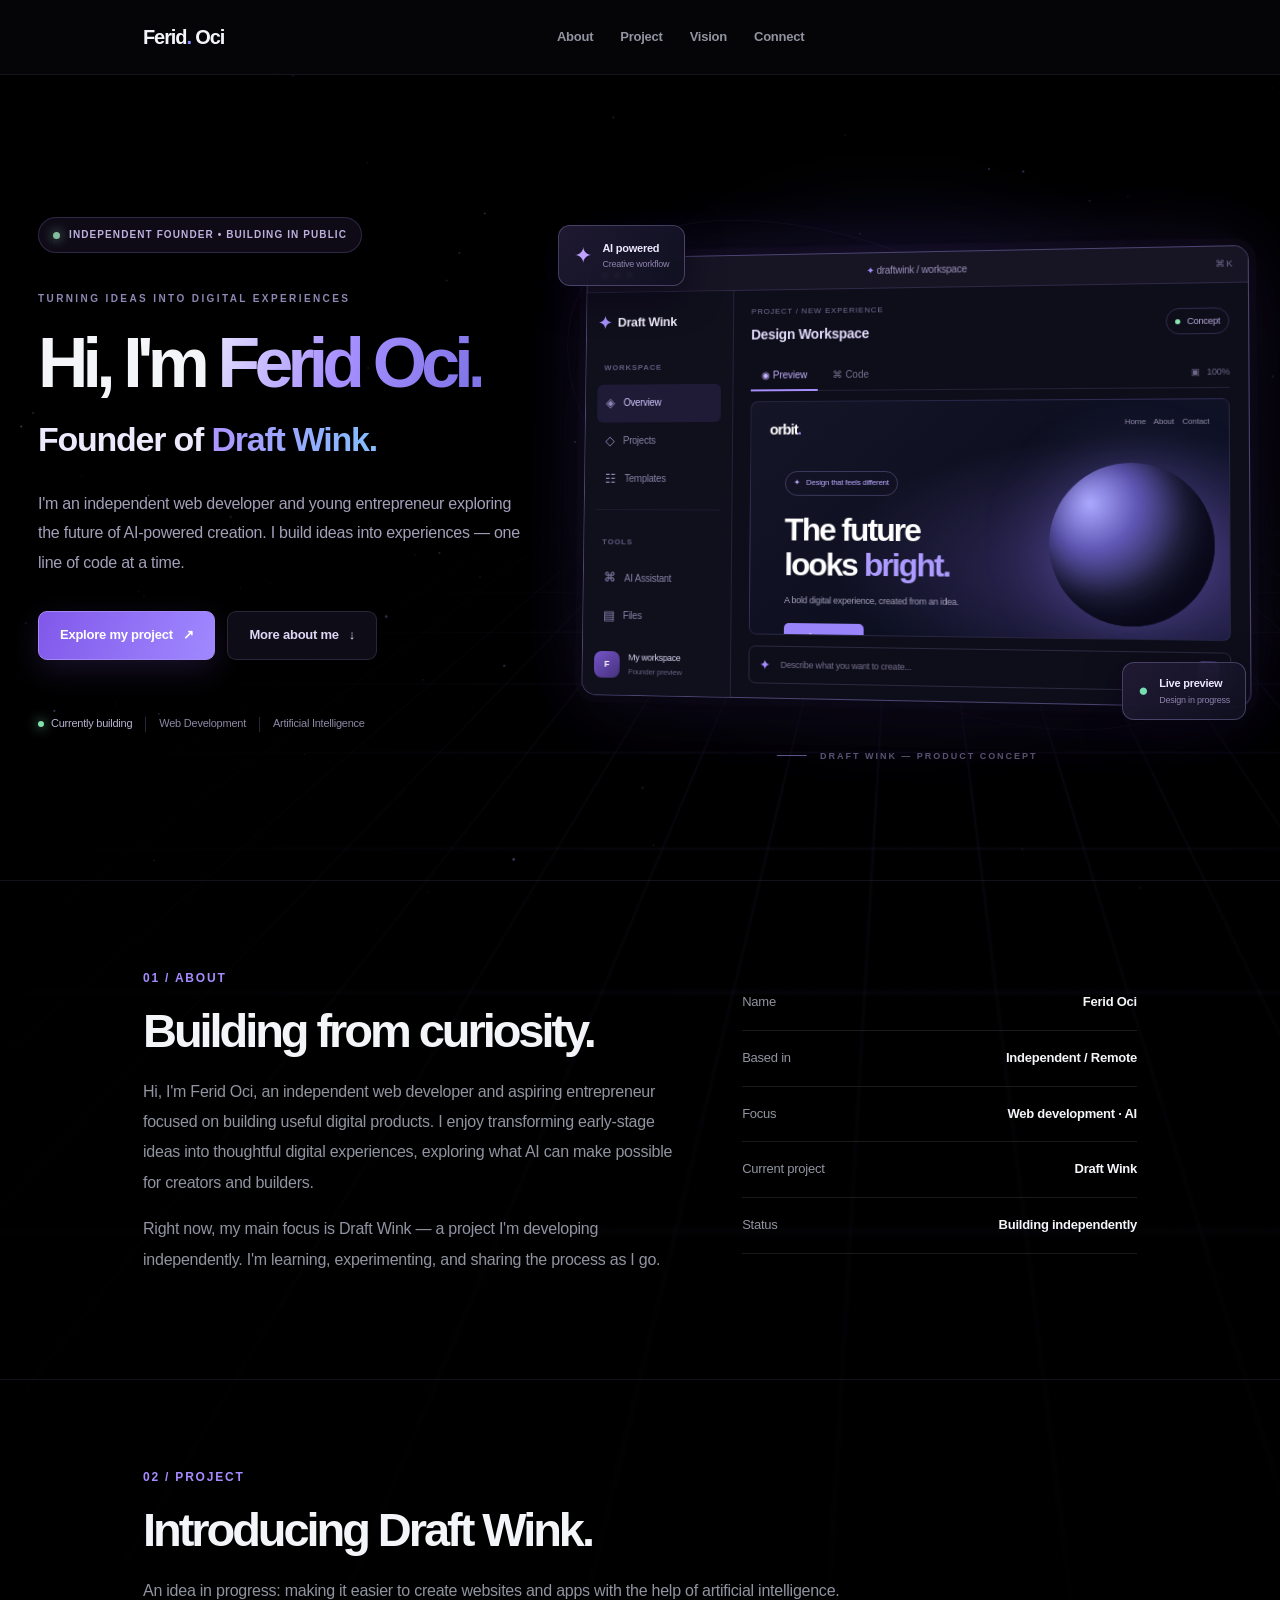
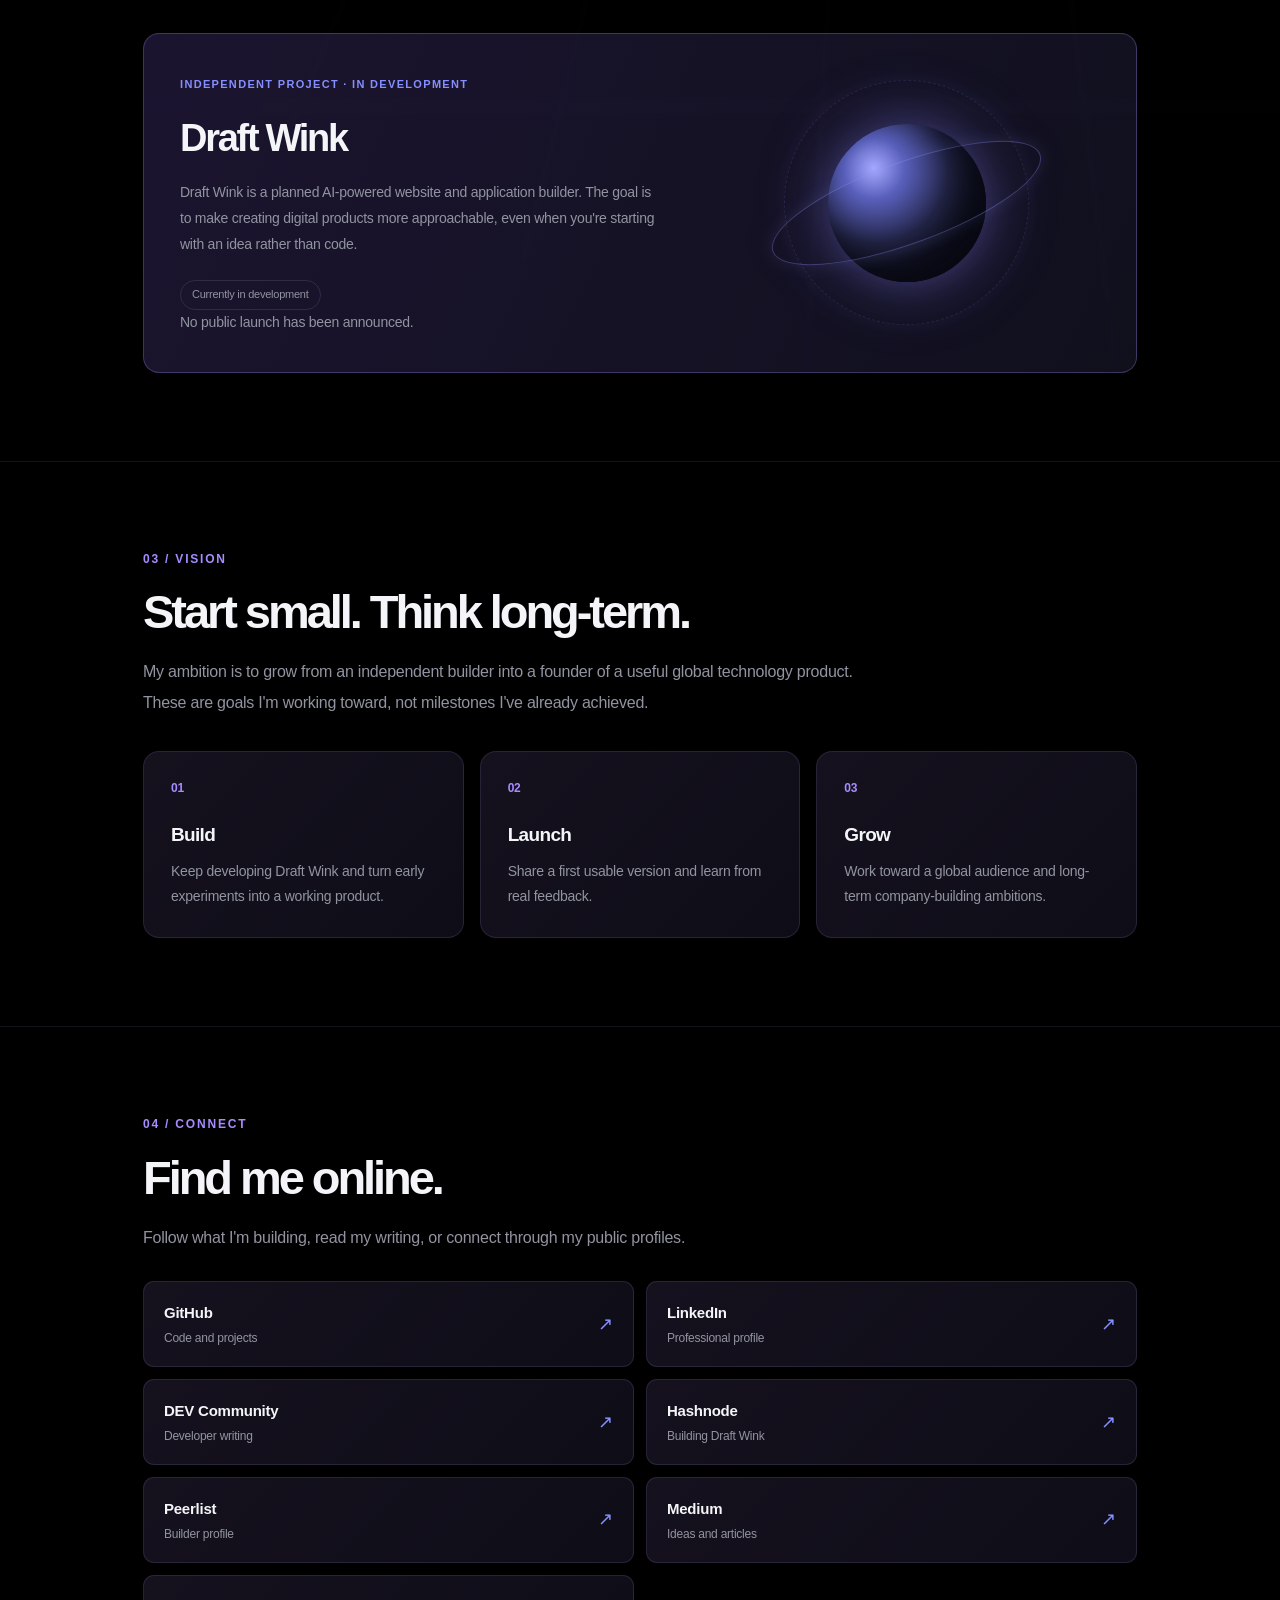
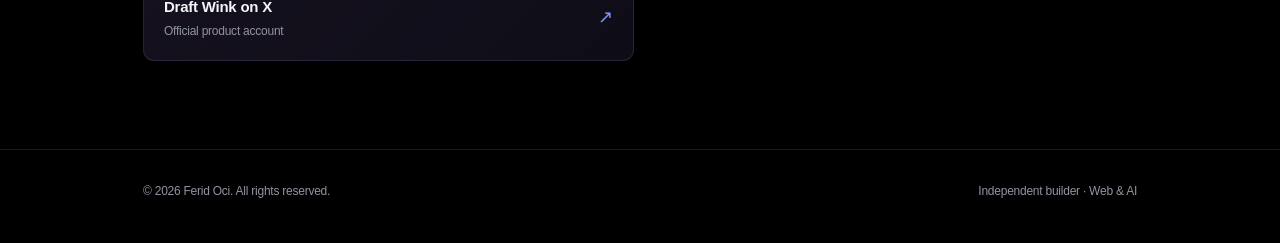
<file: index.html>
<!doctype html>
<html lang="en" data-theme="dark">
<head>
<meta charset="utf-8"><meta name="viewport" content="width=device-width,initial-scale=1">
<title>Ferid Oci | Founder of Draft Wink</title>
<meta name="description" content="Ferid Oci is an independent web developer and young entrepreneur building Draft Wink — an AI-powered website and app builder currently in development.">
<meta name="robots" content="index,follow,max-image-preview:large"><meta name="theme-color" content="#08090c">

<link rel="canonical" href="https://feridoci29-prog.github.io/">
<meta property="og:type" content="profile"><meta property="og:title" content="Ferid Oci | Founder of Draft Wink"><meta property="og:description" content="Independent developer and founder of Draft Wink. Building the next generation of accessible software creation."><meta property="og:url" content="https://feridoci29-prog.github.io/">
<meta name="twitter:card" content="summary"><meta name="color-scheme" content="dark light">
<link rel="icon" href="data:image/svg+xml,%3Csvg xmlns='http://www.w3.org/2000/svg' viewBox='0 0 64 64'%3E%3Crect width='64' height='64' rx='14' fill='%230b0d12'/%3E%3Ctext x='32' y='42' font-size='27' font-family='Arial' font-weight='bold' text-anchor='middle' fill='white'%3EFO%3C/text%3E%3C/svg%3E">
<script type="application/ld+json">{"@context":"https://schema.org","@type":"Person","name":"Ferid Oci","url":"https://feridoci29-prog.github.io/","jobTitle":"Web Developer and Founder of Draft Wink","description":"Independent web developer and young entrepreneur building Draft Wink, currently in development.","sameAs":["https://github.com/feridoci29-prog","https://www.linkedin.com/in/feridoci/","https://dev.to/feridoci","https://feridoci.hashnode.dev/building-draft-wink-ferid-oci","https://peerlist.io/feridoci","https://medium.com/@feridoci29"]}</script>
<style>
:root{--bg:#07080b;--text:#f4f5f8;--sub:#9194a0;--panel:#101217;--line:rgba(255,255,255,.10);--tint:#858fff;--header:rgba(7,8,11,.74)}
[data-theme=light]{--bg:#fafbfe;--text:#101319;--sub:#666b7a;--panel:#fff;--line:rgba(0,0,0,.12);--tint:#465bd9;--header:rgba(250,251,254,.8)}
*{box-sizing:border-box}html{scroll-behavior:smooth}body{margin:0;background:var(--bg);color:var(--text);font-family:-apple-system,BlinkMacSystemFont,"Segoe UI",Inter,Roboto,Arial,sans-serif;line-height:1.6;letter-spacing:-.015em;overflow-x:hidden;transition:background .3s,color .3s}a{color:inherit;text-decoration:none}button{font:inherit}::selection{background:#626fe1;color:white}
.wrap{max-width:1050px;margin:auto;padding:0 28px}.ambient{position:fixed;z-index:-1;inset:0;pointer-events:none;overflow:hidden}.glow{position:absolute;width:650px;height:400px;border-radius:50%;filter:blur(130px);opacity:.19;background:radial-gradient(ellipse,#5376ff,#836be9,transparent 70%);top:-150px;left:9%;animation:drift 16s ease-in-out infinite alternate}.glow.two{top:15%;left:auto;right:-300px;opacity:.10;animation-delay:-6s}@keyframes drift{to{transform:translate(95px,30px) scale(1.12)}}
header{height:72px;position:sticky;top:0;z-index:20;border-bottom:1px solid var(--line);background:var(--header);backdrop-filter:blur(20px)}.navrow{height:100%;display:flex;align-items:center;justify-content:space-between;gap:20px}.brand{font-size:19px;font-weight:750;letter-spacing:-.045em}.brand span{color:var(--tint)}nav{display:flex;align-items:center;gap:27px}nav a{font-size:13px;font-weight:600;color:var(--sub);transition:color .2s}nav a:hover,nav a:focus-visible{color:var(--text)}.right{display:flex;align-items:center;gap:12px}.theme{width:34px;height:34px;background:transparent;color:var(--sub);border:1px solid var(--line);border-radius:50%;cursor:pointer}
.hero{min-height:590px;display:flex;align-items:center;text-align:center;padding:100px 0 90px}.hero-inner{max-width:780px;margin:auto}.eyebrow{display:inline-flex;gap:9px;align-items:center;border:1px solid var(--line);background:var(--panel);border-radius:30px;padding:7px 14px;color:var(--sub);font-size:12px;font-weight:650;letter-spacing:.06em;text-transform:uppercase}.dot{height:7px;width:7px;border-radius:50%;background:#82bd9d;box-shadow:0 0 12px #82bd9d}.hero h1{font-size:clamp(55px,9vw,100px);letter-spacing:-.085em;line-height:1.03;margin:25px 0 15px;font-weight:750}.hero h1 em{font-style:normal;color:var(--tint)}.hero h2{font-weight:530;color:var(--text);letter-spacing:-.035em;font-size:clamp(21px,3.4vw,30px);margin:0 0 22px}.hero p{font-size:17px;color:var(--sub);max-width:620px;margin:0 auto 34px;line-height:1.85}.actions{display:flex;gap:12px;justify-content:center;flex-wrap:wrap}.btn{display:inline-flex;align-items:center;gap:10px;justify-content:center;border:1px solid var(--line);border-radius:10px;padding:12px 19px;font-size:13px;font-weight:700;transition:transform .2s,background .2s}.btn:hover{transform:translateY(-2px)}.btn.primary{background:var(--text);color:var(--bg);border-color:var(--text)}.btn.secondary{background:var(--panel)}.section{padding:88px 0;border-top:1px solid var(--line);scroll-margin-top:85px}.kicker{font-size:12px;color:var(--tint);text-transform:uppercase;letter-spacing:.15em;font-weight:800;margin-bottom:15px}.section h2{font-size:clamp(31px,5vw,47px);letter-spacing:-.06em;line-height:1.18;margin:0 0 18px}.lead{font-size:16px;color:var(--sub);line-height:1.9;max-width:720px}.intro-grid{display:grid;grid-template-columns:1.15fr .85fr;gap:65px;align-items:start}.details{padding:6px 0 0}.detail{display:flex;justify-content:space-between;gap:20px;padding:17px 0;border-bottom:1px solid var(--line);font-size:13px}.detail span{color:var(--sub)}.detail strong{font-weight:600;text-align:right}.three{display:grid;grid-template-columns:repeat(3,1fr);gap:16px;margin-top:33px}.tile,.project{border:1px solid var(--line);background:var(--panel);border-radius:16px;padding:27px}.tile .n{font-size:12px;color:var(--tint);font-weight:700;margin-bottom:22px}.tile h3{font-size:19px;margin:0 0 8px;letter-spacing:-.035em}.tile p,.project p{font-size:14px;line-height:1.85;color:var(--sub);margin:0}.project{margin-top:27px;padding:36px;display:grid;grid-template-columns:1fr .8fr;gap:50px;align-items:center;overflow:hidden;min-height:310px}.project small{letter-spacing:.12em;text-transform:uppercase;color:var(--tint);font-size:11px;font-weight:750}.project h3{font-size:38px;margin:12px 0;letter-spacing:-.06em}.project .chip{display:inline-flex;border:1px solid var(--line);border-radius:25px;color:var(--sub);padding:5px 11px;font-size:11px;margin-top:22px}.visual{height:230px;position:relative;display:grid;place-items:center}.orb{height:158px;width:158px;border-radius:50%;background:radial-gradient(circle at 29% 28%,#a7a9ff 0%,#5960bc 19%,#242649 47%,#0b0c14 75%);box-shadow:inset -20px -20px 35px #080913,0 0 75px #6870d649;animation:levitate 8s ease-in-out infinite}.ring{position:absolute;border:1px solid #8f91ff55;border-radius:50%;width:285px;height:82px;transform:rotate(-20deg);box-shadow:0 0 17px #9199ed22;animation:orbit 22s linear infinite}.ring.two{height:245px;width:245px;transform:rotate(29deg);border-style:dashed;opacity:.43;animation-duration:35s}@keyframes levitate{50%{transform:translateY(-12px)}}@keyframes orbit{50%{rotate:180deg}100%{rotate:360deg}}.smallnote{font-size:12px;color:var(--sub);margin-top:20px}.links{display:grid;grid-template-columns:repeat(2,1fr);gap:12px;margin-top:28px}.social{display:flex;justify-content:space-between;align-items:center;gap:20px;border:1px solid var(--line);background:var(--panel);border-radius:11px;padding:18px 20px;transition:transform .2s,border-color .2s}.social:hover{transform:translateY(-2px);border-color:var(--tint)}.social span{font-size:15px;font-weight:650}.social small{display:block;color:var(--sub);font-size:12px;margin-top:3px}.social b{color:var(--tint);font-size:18px;font-weight:400}footer{padding:32px 0 42px;border-top:1px solid var(--line);color:var(--sub);font-size:12px}footer .wrap{display:flex;align-items:center;justify-content:space-between;gap:20px}
@media(max-width:740px){header{height:66px}.wrap{padding:0 19px}.navrow{gap:10px}nav{gap:11px}nav a{font-size:11px}.brand{font-size:16px}.right{gap:5px}.hero{min-height:560px;padding:70px 0}.hero h1{font-size:clamp(50px,12vw,76px)}.hero p{font-size:15px}.intro-grid,.project{grid-template-columns:1fr;gap:28px}.three,.links{grid-template-columns:1fr}.project{padding:27px}.section{padding:65px 0}.tile{padding:23px}.visual{height:180px}.orb{height:130px;width:130px}.ring{width:240px}footer .wrap{flex-direction:column;align-items:flex-start}}@media(max-width:390px){nav{gap:8px}nav a{font-size:10px}.brand{font-size:15px}.theme{width:29px;height:29px}}@media(prefers-reduced-motion:reduce){html{scroll-behavior:auto}.glow,.orb,.ring{animation:none}.btn,.social{transition:none}}

/* Atmospheric animated backdrop: GPU-friendly canvas and drifting light beams */
.ambient{isolation:isolate}
#ambient-particles{position:fixed;inset:0;width:100%;height:100%;pointer-events:none;z-index:-1;opacity:.78}
.ambient .glow{animation:drift 12s ease-in-out infinite alternate,light-breathe 9s ease-in-out infinite alternate}
.ambient .glow.two{background:radial-gradient(ellipse,#875aff,#194ccf,transparent 68%);opacity:.16;animation-duration:19s,12s}
.ambient .glow.three{width:560px;height:520px;top:58%;left:-250px;background:radial-gradient(ellipse,#5f49df,#15a2c0,transparent 68%);filter:blur(145px);opacity:.13;animation:drift-secondary 22s ease-in-out infinite alternate,light-breathe 10s ease-in-out infinite alternate}
@keyframes drift-secondary{from{transform:translate(-60px,30px) scale(.85)}to{transform:translate(170px,-90px) scale(1.2)}}
@keyframes light-breathe{0%{filter:blur(135px) brightness(.8)}50%{filter:blur(115px) brightness(1.25)}100%{filter:blur(145px) brightness(.85)}}
.hero::before{content:"";position:absolute;left:50%;top:16%;width:min(95vw,960px);height:430px;transform:translateX(-50%);z-index:-1;background:radial-gradient(ellipse at 50% 50%,rgba(116,124,250,.08),transparent 68%);pointer-events:none;animation:hero-pulse 9s ease-in-out infinite alternate}
.hero{position:relative}
@keyframes hero-pulse{to{opacity:.35;transform:translateX(-50%) scale(1.15)}}
@media(prefers-reduced-motion:reduce){.ambient .glow,.ambient .glow.two,.ambient .glow.three,.hero::before{animation:none!important}#ambient-particles{display:none!important}}

/* Main cinematic Draft Wink founder hero */
:root{--violet:#917cff;--ice:#a7dfff}
body{background:#000}
[data-theme=light] body{background:#000}
.ambient .glow{opacity:.31}.ambient .glow.two{opacity:.22}
header{height:75px;border-color:#a28bee1c}header .brand{font-weight:800;letter-spacing:-.055em;font-size:20px}
nav a{font-size:13px}nav a:hover{color:#ad9bff}
.hero{max-width:1400px;min-height:760px;display:grid;grid-template-columns:minmax(390px,.92fr) minmax(500px,1.24fr);gap:38px;padding:90px 38px 95px;text-align:left;align-items:center;position:relative}
.hero:before{display:none}
.hero-inner{max-width:none}.hero-copy{position:relative;z-index:3;max-width:580px;padding-left:max(0px,calc((100vw - 1310px)/4))}
.hero .eyebrow{font-size:10px;letter-spacing:.11em;border-color:#a48be83a;background:#21183370;color:#bcb0dd;padding:9px 14px}
.hero-toptag{font-size:10px;color:#8f86b4;letter-spacing:.24em;font-weight:800;margin:38px 0 20px}
.hero h1{font-weight:800;font-size:clamp(61px,5.45vw,92px);letter-spacing:-.083em;line-height:1.05;margin:0 0 12px;max-width:590px}
.hero h1 em{background:linear-gradient(110deg,#e1dcff 2%,#a790ff 46%,#7c72e6);background-clip:text;-webkit-background-clip:text;color:transparent}
.hero h2{font-size:clamp(23px,2.65vw,34px);margin:0 0 22px;font-weight:650;color:#ece9fc}
.gradient-name{background:linear-gradient(90deg,#ad95ff,#83beff);background-clip:text;-webkit-background-clip:text;color:transparent}
.hero p{max-width:530px;margin:0 0 34px;color:#a49fb9;font-size:16px;line-height:1.85}
.hero .actions{justify-content:flex-start}
.btn{padding:13px 21px;border-radius:9px}.btn.primary{background:linear-gradient(110deg,#8158ea,#a089ff);border:1px solid #a58af5;color:white;box-shadow:0 10px 30px #835ae52f}.btn.secondary{background:#1714249e;border-color:#a99ad82e;color:#ded7f5}
.hero-badges{margin-top:55px;display:flex;align-items:center;flex-wrap:wrap;gap:13px;font-size:11px;color:#8e87a5}
.hero-badges span:first-child{color:#b8b2d0}.status-light{display:inline-block;width:6px;height:6px;background:#80e2ac;border-radius:50%;margin-right:7px;box-shadow:0 0 12px #80e2ac}.badge-divider{height:15px;width:1px;background:#6e668e60}
.hero-art{height:620px;min-width:0;position:relative;display:flex;align-items:center;justify-content:center;isolation:isolate;perspective:1200px}
.neon-halo{position:absolute;inset:0;background:radial-gradient(ellipse at 48% 48%,#6343d34a 0%,#4245be27 28%,transparent 68%);filter:blur(25px);pointer-events:none;animation:halo-breathe 8s ease-in-out infinite alternate}
.art-grid{position:absolute;inset:5% -10% -5%;z-index:-1;transform:perspective(800px) rotateX(65deg) translateY(150px);background-image:linear-gradient(#6f6edb20 1px,transparent 1px),linear-gradient(90deg,#6f6edb20 1px,transparent 1px);background-size:43px 43px;mask-image:radial-gradient(ellipse at center,black,transparent 72%);animation:grid-wander 15s linear infinite}
.art-orbit{position:absolute;border:1px solid #aa8cff25;width:650px;height:300px;border-radius:50%;transform:rotate(-27deg);z-index:-1;box-shadow:0 0 40px #8f5cfe12}
.art-orbit-b{width:750px;height:400px;transform:rotate(30deg);opacity:.46}
.workstation{width:100%;max-width:690px;height:450px;z-index:2;border:1px solid #ab9cff64;border-radius:15px;background:#0e0d1a;box-shadow:0 25px 90px #05030ad9,0 0 0 7px #8166d50b,0 0 80px #684ac13b;overflow:hidden;transform:rotateY(-6deg) rotateX(2deg);animation:screen-float 9s ease-in-out infinite alternate}
.screen-bar{height:36px;background:#171424;border-bottom:1px solid #a893f42a;display:flex;align-items:center;justify-content:space-between;padding:0 15px;font-size:10px;color:#9d93bc}.screen-dots{display:flex;gap:6px}.screen-dots i{width:7px;height:7px;border-radius:50%;background:#e8778b}.screen-dots i:nth-child(2){background:#e3b465}.screen-dots i:nth-child(3){background:#6bc2a1}.screen-path span{color:#a491ff}.screen-topright{font-size:9px;color:#746b90}
.builder{height:calc(100% - 36px);display:flex}.builder-sidebar{width:155px;background:#100f1c;border-right:1px solid #a893f424;position:relative;padding:18px 12px;flex-shrink:0}.builder-logo{font-weight:760;font-size:13px;display:flex;align-items:center;gap:7px;white-space:nowrap;color:#f2eeff}.logo-symbol{font-size:17px;color:#a692ff}.builder-menu-label{font-size:8px;letter-spacing:.12em;color:#625d80;margin:27px 7px 10px;font-weight:700}.builder-menu{font-size:10px;color:#8882a7;padding:9px 9px;border-radius:6px;display:flex;align-items:center;gap:9px}.builder-menu span{font-size:13px;color:#9188b8}.builder-menu.active{background:#6e56b829;color:#d3c9ff}.builder-sidebar-sep{height:1px;background:#a893f415;margin-top:12px}.builder-user{position:absolute;bottom:16px;display:flex;gap:9px;align-items:center;font-size:9px;color:#dbd6f3}.builder-user small{display:block;color:#66607f;font-size:8px;margin-top:2px}.avatar-initial{display:grid;place-items:center;width:27px;height:27px;border-radius:8px;background:linear-gradient(140deg,#7554c8,#45317c);color:white;font-weight:800}
.builder-body{flex:1;min-width:0;padding:16px 18px 14px;display:flex;flex-direction:column}.builder-heading{display:flex;align-items:center;justify-content:space-between;margin-bottom:15px}.builder-heading small{display:block;color:#756f94;font-size:8px;letter-spacing:.1em;margin-bottom:3px}.builder-heading strong{color:#e2dbfc;font-size:14px}.builder-ready{font-size:9px;color:#b4a8da;border:1px solid #9e87eb3c;padding:5px 8px;border-radius:20px}.builder-ready i{display:inline-block;width:5px;height:5px;border-radius:50%;background:#8ae8b6;margin-right:4px}
.workspace-tabs{height:31px;display:flex;align-items:center;gap:4px;border-bottom:1px solid #8c7cbc2d}.workspace-tab{background:none;border:0;color:#77708f;font-size:10px;cursor:pointer;padding:7px 11px;height:31px;border-bottom:2px solid transparent}.workspace-tab.active{color:#c4b4ff;border-bottom-color:#a88fff}.workspace-tab:focus-visible{outline:1px solid #ad9bff}.workspace-device{margin-left:auto;font-size:9px;color:#6e6888}
.workspace-preview{position:relative;flex:1;min-height:0;overflow:hidden;background:radial-gradient(ellipse at 80% 70%,#5140909c,transparent 55%),linear-gradient(140deg,#151528,#090d1c 75%);margin-top:10px;border-radius:8px;border:1px solid #b0a3fb23;isolation:isolate}
.preview-top{display:flex;justify-content:space-between;padding:16px 19px;color:#8f8aa9;font-size:8px;position:relative;z-index:2}.preview-brand{color:white;font-weight:800;letter-spacing:-.06em;font-size:15px}.preview-brand span{color:#a18bff}.preview-center{position:relative;z-index:2;padding:10px 0 0 35px;width:76%}.preview-chip{font-size:8px;color:#baaaff;border:1px solid #b3a3f144;border-radius:20px;display:inline-block;padding:5px 8px}.preview-title{font-size:clamp(23px,2.5vw,34px);font-weight:800;letter-spacing:-.06em;line-height:1.1;color:white;margin-top:17px}.preview-title em{font-style:normal;color:#ae9bff}.preview-desc{font-size:9px;color:#a5a0bb;margin:10px 0 15px}.preview-cta{display:inline-block;background:#9984fc;color:white;font-size:9px;font-weight:700;padding:7px 10px;border-radius:5px}.preview-sphere{position:absolute;right:3%;bottom:5%;height:160px;aspect-ratio:1;border-radius:50%;background:radial-gradient(circle at 25% 25%,#aba9ff,#6057b5 27%,#242443 55%,#0d0e1d 75%);box-shadow:0 0 65px #8f80f94d,inset -14px -18px 36px #080819;z-index:1;animation:sphere-shift 8s ease-in-out infinite alternate}.preview-haze{position:absolute;inset:0;background:linear-gradient(120deg,transparent 50%,#6a61d313);z-index:0}
.workspace-code{flex:1;min-height:0;border:1px solid #b0a3fb21;border-radius:8px;background:#0b0c17;color:#9ea6cc;font-family:ui-monospace,SFMono-Regular,Menlo,Consolas,monospace;font-size:11px;line-height:2.3;padding:18px;margin-top:10px}.workspace-code[hidden]{display:none}.code-num{color:#4d5068;margin-right:16px}.code-purple{color:#be9aff}.code-lime{color:#9addb7}.code-blue{color:#83bfff}
.builder-prompt{height:38px;margin-top:11px;border:1px solid #9c8eca38;border-radius:7px;color:#77718e;display:flex;align-items:center;gap:10px;font-size:9px;padding:0 10px}.prompt-spark{color:#a48cff;font-size:14px}.prompt-send{margin-left:auto;background:#866be0;color:#fff;width:21px;height:21px;border-radius:5px;display:grid;place-items:center;font-size:14px}
.floating{position:absolute;z-index:3;padding:12px 15px;display:flex;align-items:center;gap:11px;border:1px solid #aea0e94f;border-radius:12px;background:linear-gradient(135deg,#211b35ed,#101020e8);backdrop-filter:blur(20px);box-shadow:0 10px 35px #0804149a;animation:badge-float 7s ease-in-out infinite alternate}.floating strong{font-size:11px;display:block;color:#ede8ff}.floating small{display:block;font-size:9px;color:#8e83ad}.float-icon{font-size:22px;color:#c0a3ff}.float-green{font-size:17px;color:#76ddb0}.floating-one{left:-15px;top:60px;animation-delay:-2s}.floating-two{right:-4px;bottom:65px;animation-delay:-4s}.art-caption{position:absolute;bottom:22px;left:50%;transform:translateX(-50%);white-space:nowrap;color:#716a90;font-size:9px;letter-spacing:.22em;font-weight:700;display:flex;align-items:center;gap:13px}.caption-line{height:1px;width:30px;background:#7869af}
.section{border-color:#8c7dc223}.section h2{letter-spacing:-.065em}.tile,.project,.social{background:linear-gradient(135deg,#171321e8,#0f0e19ed);border-color:#9987c12c}.tile:hover,.social:hover{border-color:#8f70f86b;box-shadow:0 16px 45px #150a3260}.project{background:linear-gradient(115deg,#1b142f,#10101d);border-color:#9b81e451}.project .visual{filter:drop-shadow(0 0 16px #7e6ce04d)}.kicker,.tile .n{color:#a78cff}
@keyframes halo-breathe{to{opacity:.55;filter:blur(42px);transform:scale(1.08)}}@keyframes grid-wander{to{background-position:0 43px,43px 0}}@keyframes screen-float{to{transform:rotateY(-3deg) rotateX(1deg) translateY(-12px)}}@keyframes badge-float{to{transform:translateY(-11px)}}@keyframes sphere-shift{to{transform:translateY(-10px) rotate(8deg)}}
@media(max-width:1110px){.hero{grid-template-columns:1fr;max-width:790px;padding:85px 23px 45px;gap:32px}.hero-copy{max-width:650px;padding-left:0}.hero-art{height:565px}.hero h1{font-size:clamp(62px,9vw,90px)}.workstation{max-width:670px}.hero-badges{margin-top:30px}.hero .actions{justify-content:flex-start}}
@media(max-width:700px){header{height:65px}.hero{min-height:0;padding:64px 19px 55px;text-align:left;gap:20px}.hero h1{font-size:clamp(51px,12.5vw,74px)}.hero h2{font-size:24px;color:var(--text)}.hero p{font-size:14px}.hero-toptag{margin:30px 0 14px;font-size:9px}.hero .eyebrow{font-size:8px;letter-spacing:.08em}.hero-art{height:390px;margin:0 -10px}.workstation{height:310px;transform:none;animation:none;border-radius:10px}.builder-sidebar{width:94px;padding:12px 6px}.builder-logo{font-size:9px;gap:3px}.logo-symbol{font-size:13px}.builder-menu-label{font-size:6px;margin:20px 4px 6px}.builder-menu{font-size:7px;gap:4px;padding:7px 4px}.builder-menu span{font-size:9px}.builder-user{bottom:10px;gap:4px;font-size:7px}.builder-user small{font-size:6px}.avatar-initial{width:20px;height:20px}.builder-body{padding:10px 9px 8px}.builder-heading strong{font-size:10px}.builder-heading small{font-size:6px}.workspace-tab{font-size:8px;padding:5px 7px}.workspace-device{font-size:7px}.preview-center{padding:6px 0 0 14px}.preview-top{padding:10px 11px}.preview-title{font-size:clamp(18px,4.7vw,28px)}.preview-desc{font-size:7px}.preview-sphere{width:90px;height:90px}.builder-prompt{height:30px;margin-top:7px;font-size:7px}.floating{padding:7px 9px;gap:5px;border-radius:8px}.floating strong{font-size:8px}.floating small{font-size:7px}.float-icon{font-size:14px}.floating-one{left:-6px;top:9px}.floating-two{right:0;bottom:2px}.art-caption{bottom:0;font-size:7px}.hero-badges{font-size:9px;gap:8px}.art-orbit{width:100%;height:180px}.art-orbit-b{width:110%;height:250px}.workspace-code{font-size:7px;padding:8px}.code-num{margin-right:5px}}
@media(max-width:390px){.hero-art{height:350px}.workstation{height:285px}.builder-sidebar{width:85px}.hero h1{font-size:50px}.hero h2{font-size:21px}.floating-two{bottom:0}.preview-center{width:85%}.preview-sphere{width:75px;height:75px}}
[data-theme=light] .hero h2{color:var(--text)}[data-theme=light] .hero p{color:var(--sub)}[data-theme=light] .hero-toptag{color:#7065a0}
@media(prefers-reduced-motion:reduce){.neon-halo,.art-grid,.workstation,.floating,.preview-sphere{animation:none!important}.workstation{transform:none}}
</style></head>
<body>
<canvas id="ambient-particles" aria-hidden="true"></canvas>
<header><div class="wrap navrow"><a class="brand" href="#home" aria-label="Ferid Oci home">Ferid<span>.</span> Oci</a><nav aria-label="Primary navigation"><a href="#about">About</a><a href="#project">Project</a><a href="#vision">Vision</a><a href="#connect">Connect</a></nav><div class="right"></div></div></header>
<main>
<section class="hero wrap" id="home">
<div class="hero-copy">
 <div class="eyebrow"><span class="dot"></span> INDEPENDENT FOUNDER • BUILDING IN PUBLIC</div>
 <div class="hero-toptag">TURNING IDEAS INTO DIGITAL EXPERIENCES</div>
 <h1>Hi, I'm <em>Ferid Oci.</em></h1>
 <h2>Founder of <span class="gradient-name">Draft Wink.</span></h2>
 <p>I'm an independent web developer and young entrepreneur exploring the future of AI-powered creation. I build ideas into experiences — one line of code at a time.</p>
 <div class="actions"><a class="btn primary" href="#project">Explore my project <span aria-hidden="true">↗</span></a><a class="btn secondary" href="#about">More about me <span aria-hidden="true">↓</span></a></div>
 <div class="hero-badges"><span><i class="status-light"></i>Currently building</span><span class="badge-divider"></span><span>Web Development</span><span class="badge-divider"></span><span>Artificial Intelligence</span></div>
</div>
<div class="hero-art" aria-label="Interactive Draft Wink AI Builder visual concept">
 <div class="neon-halo"></div><div class="art-grid"></div><div class="art-orbit art-orbit-a"></div><div class="art-orbit art-orbit-b"></div>
 <div class="floating floating-one"><span class="float-icon">✦</span><div><strong>AI powered</strong><small>Creative workflow</small></div></div>
 <div class="floating floating-two"><span class="float-green">●</span><div><strong>Live preview</strong><small>Design in progress</small></div></div>
 <div class="workstation">
  <div class="screen-bar"><div class="screen-dots"><i></i><i></i><i></i></div><div class="screen-path"><span>✦</span> draftwink / workspace</div><div class="screen-topright">⌘ K</div></div>
  <div class="builder">
   <aside class="builder-sidebar"><div class="builder-logo"><span class="logo-symbol">✦</span><span>Draft Wink</span></div><div class="builder-menu-label">WORKSPACE</div><div class="builder-menu active"><span>◈</span> Overview</div><div class="builder-menu"><span>◇</span> Projects</div><div class="builder-menu"><span>☷</span> Templates</div><div class="builder-sidebar-sep"></div><div class="builder-menu-label">TOOLS</div><div class="builder-menu"><span>⌘</span> AI Assistant</div><div class="builder-menu"><span>▤</span> Files</div><div class="builder-user"><div class="avatar-initial">F</div><span>My workspace<small>Founder preview</small></span></div></aside>
   <div class="builder-body">
    <div class="builder-heading"><div><small>PROJECT / NEW EXPERIENCE</small><strong>Design Workspace</strong></div><span class="builder-ready"><i></i> Concept</span></div>
    <div class="workspace-tabs"><button class="workspace-tab active" type="button" data-workspace-tab="preview" aria-selected="true">◉ Preview</button><button class="workspace-tab" type="button" data-workspace-tab="code" aria-selected="false">⌘ Code</button><span class="workspace-device">▣ &nbsp; 100%</span></div>
    <div class="workspace-preview" id="workspace-preview">
      <div class="preview-top"><span class="preview-brand">orbit<span>.</span></span><span>Home &nbsp;&nbsp; About &nbsp;&nbsp; Contact</span></div>
      <div class="preview-center"><div class="preview-chip">✦ &nbsp; Design that feels different</div><div class="preview-title">The future<br>looks <em>bright.</em></div><div class="preview-desc">A bold digital experience, created from an idea.</div><span class="preview-cta">Explore now ↗</span></div>
      <div class="preview-sphere"></div><div class="preview-haze"></div>
    </div>
    <div class="workspace-code" id="workspace-code" hidden><div><span class="code-num">01</span> <span class="code-purple">const</span> experience = {</div><div><span class="code-num">02</span> &nbsp; name: <span class="code-lime">'Your next idea'</span>,</div><div><span class="code-num">03</span> &nbsp; poweredBy: <span class="code-lime">'creativity'</span>,</div><div><span class="code-num">04</span> &nbsp; design: <span class="code-lime">'limitless'</span></div><div><span class="code-num">05</span> };</div><div><span class="code-num">06</span> </div><div><span class="code-num">07</span> <span class="code-purple">function</span> <span class="code-blue">create</span>(idea) {</div><div><span class="code-num">08</span> &nbsp; <span class="code-purple">return</span> <span class="code-lime">'make it real ✦'</span>;</div><div><span class="code-num">09</span> }</div></div>
    <div class="builder-prompt"><span class="prompt-spark">✦</span><span>Describe what you want to create...</span><span class="prompt-send">↑</span></div>
   </div>
  </div>
 </div>
 <div class="art-caption"><span class="caption-line"></span> DRAFT WINK — PRODUCT CONCEPT</div>
</div>
</section>
<section class="section" id="about"><div class="wrap intro-grid"><div><div class="kicker">01 / About</div><h2>Building from curiosity.</h2><p class="lead">Hi, I'm Ferid Oci, an independent web developer and aspiring entrepreneur focused on building useful digital products. I enjoy transforming early-stage ideas into thoughtful digital experiences, exploring what AI can make possible for creators and builders.</p><p class="lead">Right now, my main focus is Draft Wink — a project I'm developing independently. I'm learning, experimenting, and sharing the process as I go.</p></div><div class="details"><div class="detail"><span>Name</span><strong>Ferid Oci</strong></div><div class="detail"><span>Based in</span><strong>Independent / Remote</strong></div><div class="detail"><span>Focus</span><strong>Web development · AI</strong></div><div class="detail"><span>Current project</span><strong>Draft Wink</strong></div><div class="detail"><span>Status</span><strong>Building independently</strong></div></div></div></section>
<section class="section" id="project"><div class="wrap"><div class="kicker">02 / Project</div><h2>Introducing Draft Wink.</h2><p class="lead">An idea in progress: making it easier to create websites and apps with the help of artificial intelligence.</p><article class="project"><div><small>Independent project · In development</small><h3>Draft Wink</h3><p>Draft Wink is a planned AI-powered website and application builder. The goal is to make creating digital products more approachable, even when you're starting with an idea rather than code.</p><div class="chip">Currently in development</div><p class="smallnote">No public launch has been announced.</p></div><div class="visual" aria-hidden="true"><div class="ring"></div><div class="ring two"></div><div class="orb"></div></div></article></div></section>
<section class="section" id="vision"><div class="wrap"><div class="kicker">03 / Vision</div><h2>Start small. Think long-term.</h2><p class="lead">My ambition is to grow from an independent builder into a founder of a useful global technology product. These are goals I'm working toward, not milestones I've already achieved.</p><div class="three"><div class="tile"><div class="n">01</div><h3>Build</h3><p>Keep developing Draft Wink and turn early experiments into a working product.</p></div><div class="tile"><div class="n">02</div><h3>Launch</h3><p>Share a first usable version and learn from real feedback.</p></div><div class="tile"><div class="n">03</div><h3>Grow</h3><p>Work toward a global audience and long-term company-building ambitions.</p></div></div></div></section>
<section class="section" id="connect"><div class="wrap"><div class="kicker">04 / Connect</div><h2>Find me online.</h2><p class="lead">Follow what I'm building, read my writing, or connect through my public profiles.</p><div class="links">
<a class="social" href="https://github.com/feridoci29-prog" target="_blank" rel="noopener noreferrer"><div><span>GitHub</span><small>Code and projects</small></div><b>↗</b></a>
<a class="social" href="https://www.linkedin.com/in/feridoci/" target="_blank" rel="noopener noreferrer"><div><span>LinkedIn</span><small>Professional profile</small></div><b>↗</b></a>
<a class="social" href="https://dev.to/feridoci" target="_blank" rel="noopener noreferrer"><div><span>DEV Community</span><small>Developer writing</small></div><b>↗</b></a>
<a class="social" href="https://feridoci.hashnode.dev/building-draft-wink-ferid-oci" target="_blank" rel="noopener noreferrer"><div><span>Hashnode</span><small>Building Draft Wink</small></div><b>↗</b></a>
<a class="social" href="https://peerlist.io/feridoci" target="_blank" rel="noopener noreferrer"><div><span>Peerlist</span><small>Builder profile</small></div><b>↗</b></a>
<a class="social" href="https://medium.com/@feridoci29" target="_blank" rel="noopener noreferrer"><div><span>Medium</span><small>Ideas and articles</small></div><b>↗</b></a>
<a class="social" href="https://x.com/DraftWink" target="_blank" rel="noopener noreferrer"><div><span>Draft Wink on X</span><small>Official product account</small></div><b>↗</b></a>
</div></div></section>
</main>
<footer><div class="wrap"><span>© 2026 Ferid Oci. All rights reserved.</span><span>Independent builder · Web & AI</span></div></footer>


<script>
(()=> {
const canvas=document.getElementById('ambient-particles');
const ctx=canvas&&canvas.getContext('2d',{alpha:true});
if(!ctx||window.matchMedia('(prefers-reduced-motion: reduce)').matches)return;
let width=0,height=0,dpr=1,stars=[],running=true;
const mobile=()=>window.innerWidth<700;
const make=()=>{
 dpr=Math.min(window.devicePixelRatio||1,2);width=window.innerWidth;height=window.innerHeight;
 canvas.width=Math.round(width*dpr);canvas.height=Math.round(height*dpr);
 ctx.setTransform(dpr,0,0,dpr,0,0);
 const count=mobile()?42:90;
 stars=Array.from({length:count},()=>({x:Math.random()*width,y:Math.random()*height,r:.35+Math.random()*1.2,a:.14+Math.random()*.42,s:.09+Math.random()*.25,phase:Math.random()*6.28}));
};
let raf=0,prev=0;
const draw=t=>{
 if(!running)return;
 raf=requestAnimationFrame(draw);
 if(t-prev<32)return;const delta=Math.min((t-prev)/16.67,3);prev=t;
 ctx.clearRect(0,0,width,height);
 for(const p of stars){
  p.y-=p.s*delta;if(p.y<-6){p.y=height+6;p.x=Math.random()*width}
  const alpha=p.a*(.65+.35*Math.sin(t*.0008+p.phase));
  ctx.beginPath();ctx.arc(p.x,p.y,p.r,0,Math.PI*2);
  ctx.fillStyle='rgba(150,170,255,'+Math.max(.03,alpha).toFixed(3)+')';ctx.fill();
 }
};
const resize=()=>{make()};window.addEventListener('resize',resize,{passive:true});
document.addEventListener('visibilitychange',()=>{running=!document.hidden;if(running){prev=0;raf=requestAnimationFrame(draw)}else cancelAnimationFrame(raf)});
make();raf=requestAnimationFrame(draw);
})();
</script>
<script>
(()=>{const tabs=[...document.querySelectorAll('[data-workspace-tab]')];const preview=document.getElementById('workspace-preview'),code=document.getElementById('workspace-code');for(const tab of tabs)tab.addEventListener('click',()=>{const mode=tab.dataset.workspaceTab;tabs.forEach(t=>{t.classList.toggle('active',t===tab);t.setAttribute('aria-selected',String(t===tab))});preview.hidden=mode!=='preview';code.hidden=mode!=='code';});})();
</script></body></html>
</file>
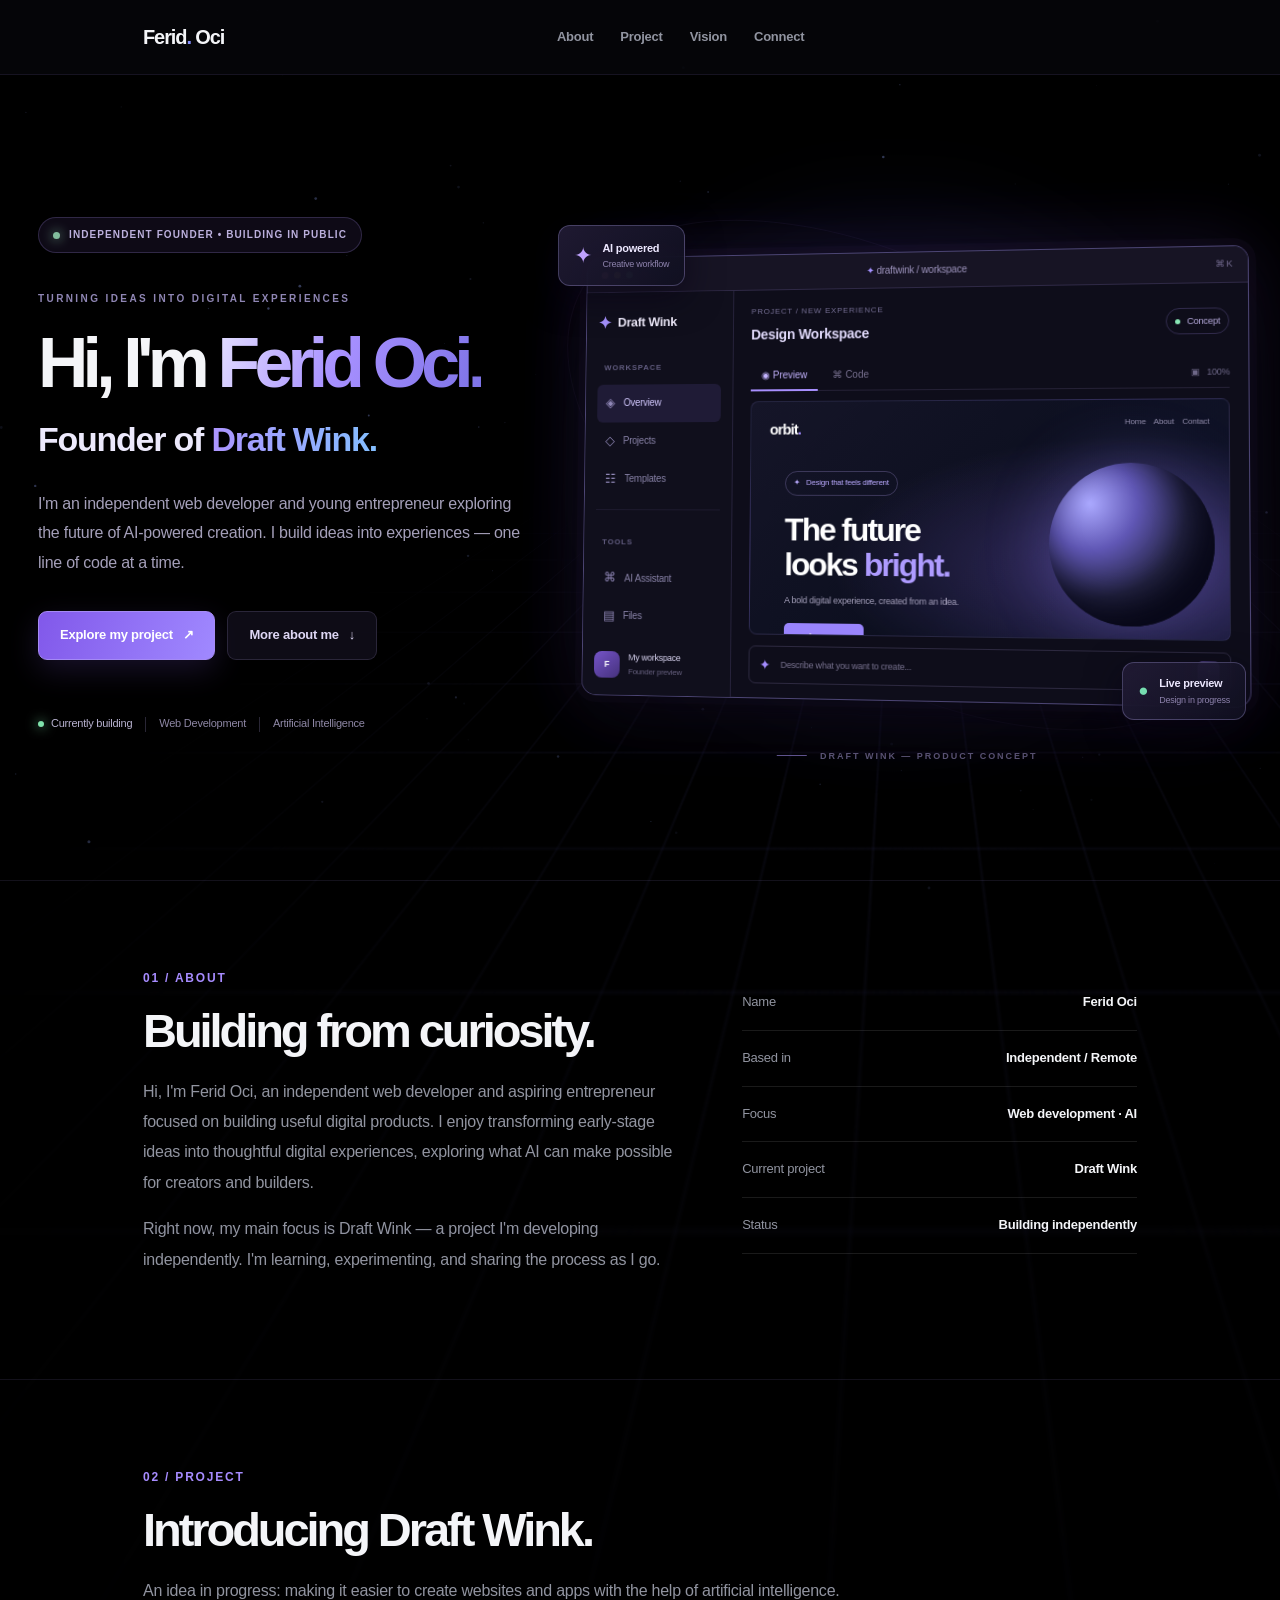
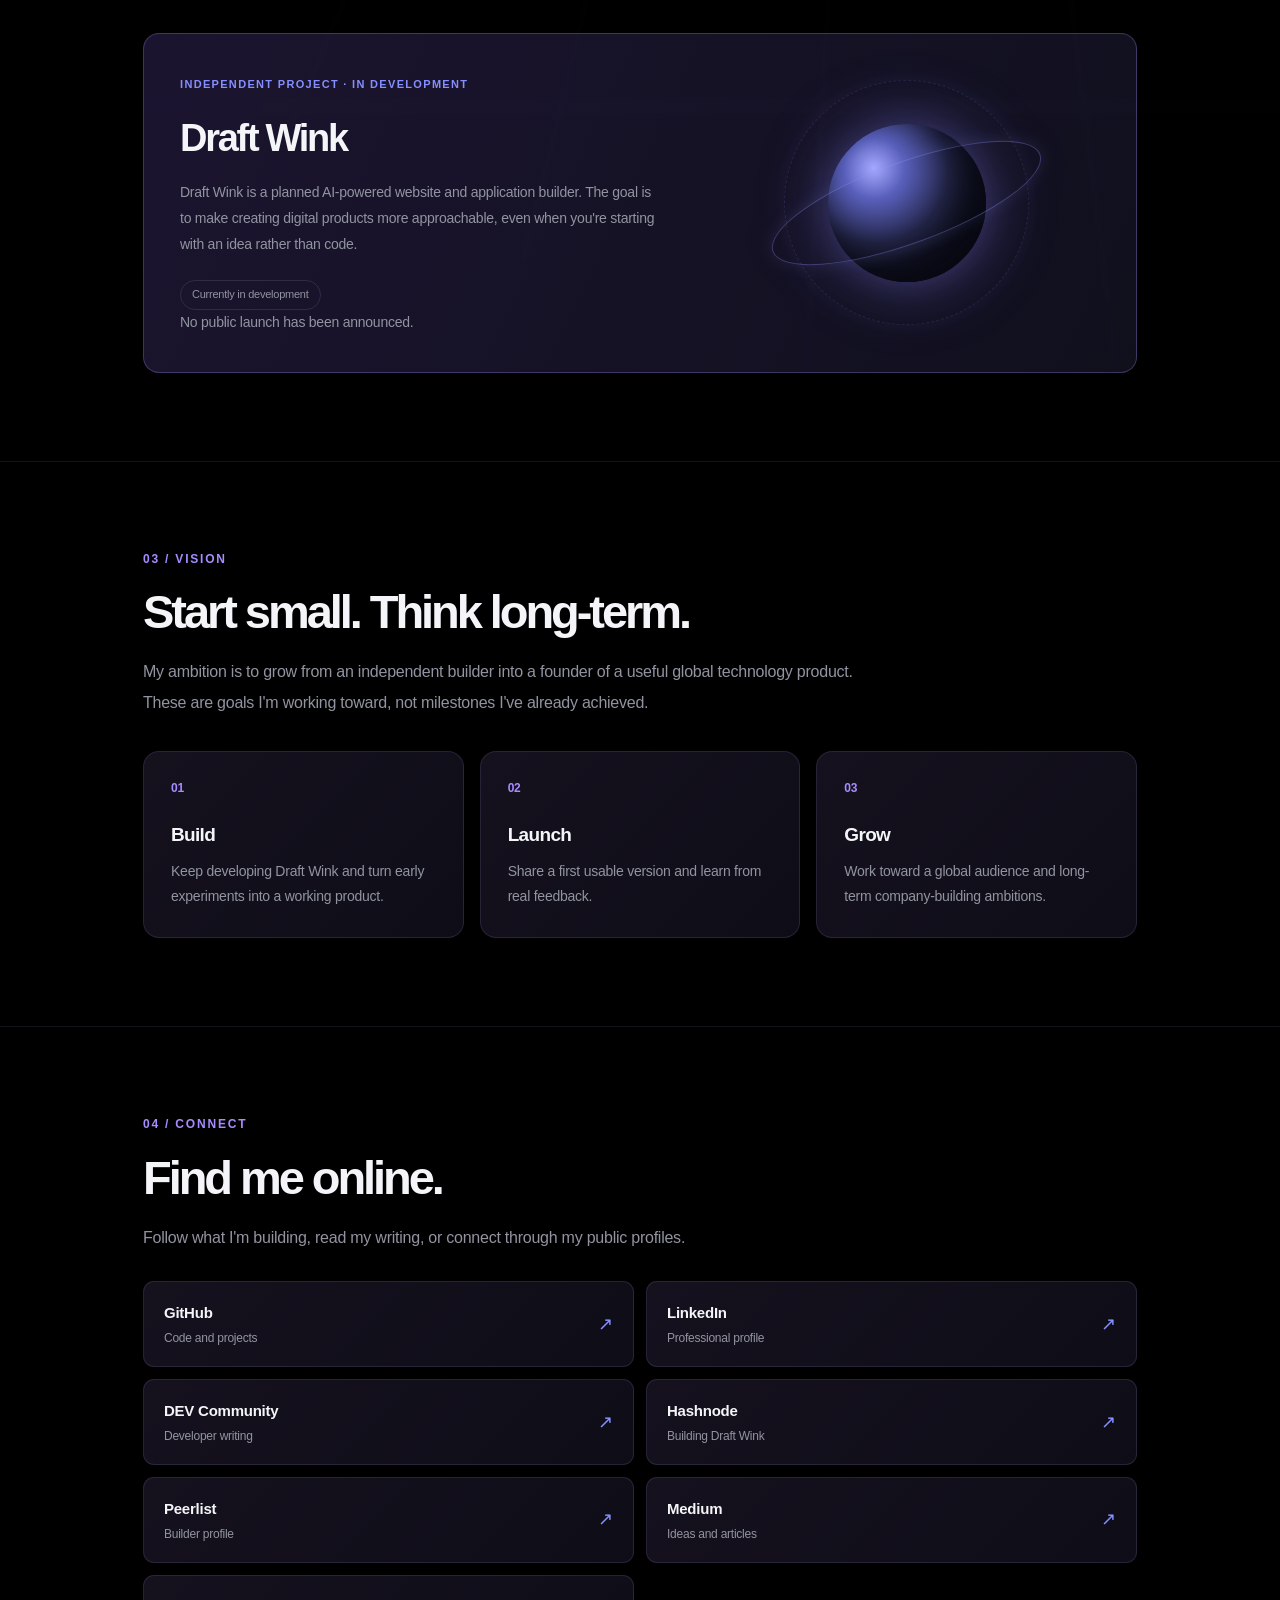
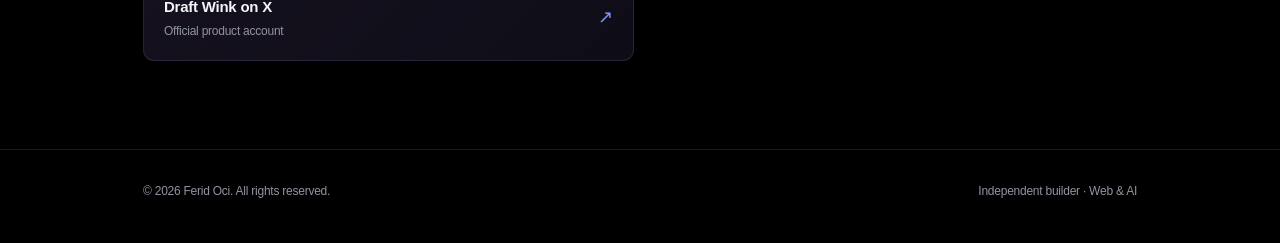
<file: en/index.html>
<!doctype html><html lang="en"><head><meta charset="utf-8"><meta name="viewport" content="width=device-width,initial-scale=1"><meta name="robots" content="noindex,follow"><meta http-equiv="refresh" content="0;url=/"><link rel="canonical" href="https://feridoci29-prog.github.io/"><title>Ferid Oci | Founder of Draft Wink</title><script>location.replace("/"+location.hash);</script></head><body><p>Visit the <a href="/">Ferid Oci portfolio</a>.</p></body></html>
</file>
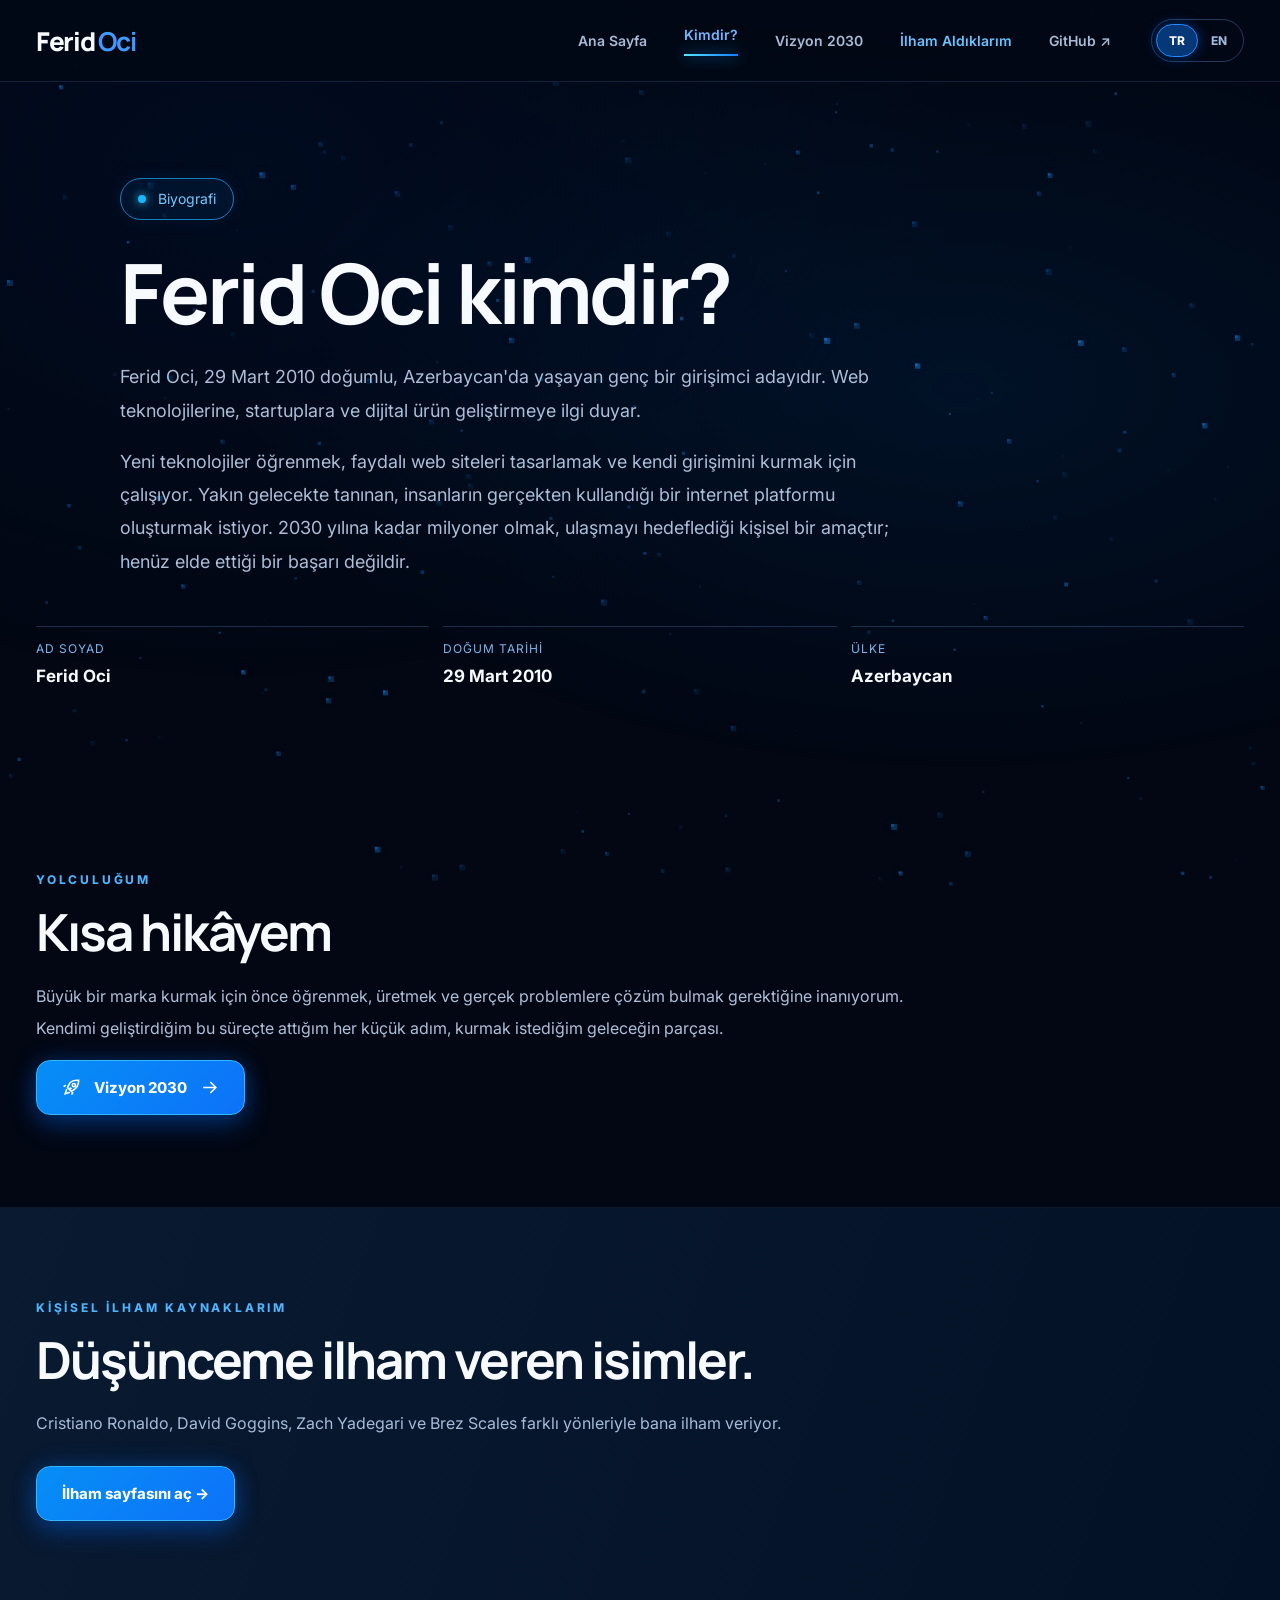
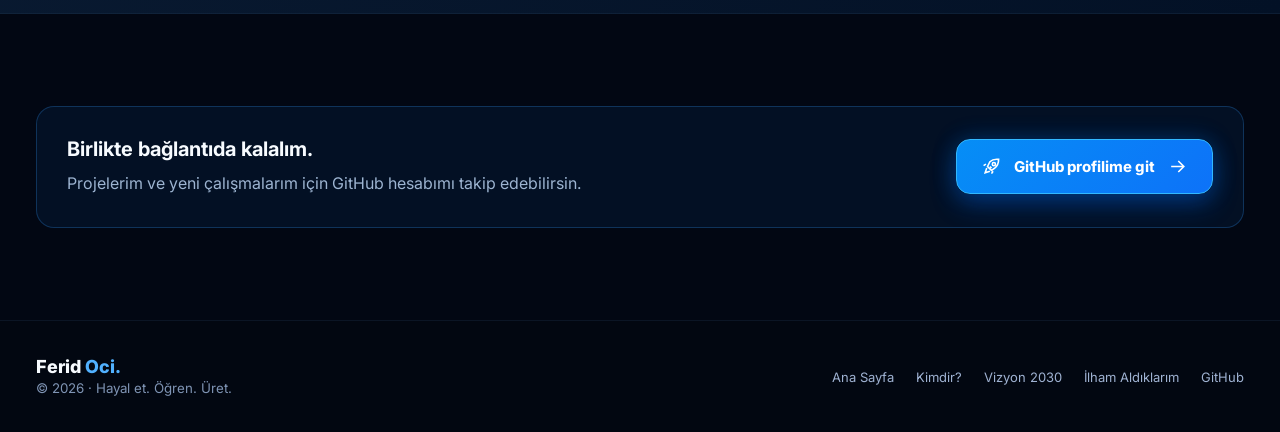
<file: ferid-oci-kimdir/index.html>
<!doctype html><html lang="tr"><head><meta charset="utf-8"><meta name="viewport" content="width=device-width,initial-scale=1"><meta name="theme-color" content="#030b19"><meta name="description" content="Ferid Oci, 29 Mart 2010 doğumlu, Azerbaycan'da yaşayan genç bir girişimci adayıdır. Web teknolojilerine, startuplara ve dijital ürün geliştirmeye ilgi duyar."><meta name="robots" content="index,follow"><link rel="canonical" href="https://feridoci29-prog.github.io/ferid-oci-kimdir/"><link rel="alternate" hreflang="tr" href="https://feridoci29-prog.github.io/ferid-oci-kimdir/"><link rel="alternate" hreflang="en" href="https://feridoci29-prog.github.io/ferid-oci-kimdir/en/"><link rel="alternate" hreflang="x-default" href="https://feridoci29-prog.github.io/ferid-oci-kimdir/"><meta property="og:type" content="profile"><meta property="og:title" content="Ferid Oci Kimdir?"><meta property="og:description" content="Ferid Oci, 29 Mart 2010 doğumlu, Azerbaycan'da yaşayan genç bir girişimci adayıdır. Web teknolojilerine, startuplara ve dijital ürün geliştirmeye ilgi duyar."><meta property="og:url" content="https://feridoci29-prog.github.io/ferid-oci-kimdir/"><title>Ferid Oci Kimdir?</title><link rel="icon" href="/favicon.svg" type="image/svg+xml"><link rel="stylesheet" href="/styles.css"><script type="application/ld+json">{"@context":"https://schema.org","@type":"ProfilePage","name":"Ferid Oci Kimdir?","url":"https://feridoci29-prog.github.io/ferid-oci-kimdir/","mainEntity":{"@type":"Person","name":"Ferid Oci","url":"https://feridoci29-prog.github.io/","sameAs":["https://github.com/feridoci29-prog"],"homeLocation":{"@type":"Country","name":"Azerbaijan"},"description":"Azerbaycan'da yaşayan genç girişimci adayı"}}</script><script defer src="/site.js"></script></head><body><a href="#main" class="skip">İçeriğe geç</a><canvas id="starfield" aria-hidden="true"></canvas><header class="topbar"><div class="wrap navrow"><a href="/" class="brand" aria-label="Ferid Oci">Ferid <strong>Oci</strong></a><button class="menu" aria-label="Menüyü aç" aria-expanded="false" aria-controls="mainnav">☰</button><nav class="navlinks" id="mainnav" aria-label="Ana menü"><a href="/" >Ana Sayfa</a><a href="/ferid-oci-kimdir/" class="active" aria-current="page">Kimdir?</a><a href="/ferid-oci-vision/" >Vizyon 2030</a><a href="/ferid-oci/" class="inspo-nav-link">İlham Aldıklarım</a><a href="https://github.com/feridoci29-prog" target="_blank" rel="noopener noreferrer">GitHub ↗</a></nav><div class="lang" aria-label="Dil seçimi"><a href="/ferid-oci-kimdir/" aria-current="page" lang="tr">TR</a><a href="/ferid-oci-kimdir/en/"  lang="en">EN</a></div></div></header><main id="main"><section class="page-hero"><div class="wrap bio-grid"><div><div class="eyebrow"><span class="pulse"></span>Biyografi</div><h1>Ferid Oci kimdir?</h1><p>Ferid Oci, 29 Mart 2010 doğumlu, Azerbaycan'da yaşayan genç bir girişimci adayıdır. Web teknolojilerine, startuplara ve dijital ürün geliştirmeye ilgi duyar.</p><p>Yeni teknolojiler öğrenmek, faydalı web siteleri tasarlamak ve kendi girişimini kurmak için çalışıyor. Yakın gelecekte tanınan, insanların gerçekten kullandığı bir internet platformu oluşturmak istiyor. 2030 yılına kadar milyoner olmak, ulaşmayı hedeflediği kişisel bir amaçtır; henüz elde ettiği bir başarı değildir.</p></div></div><div class="wrap info-table"><article><span>Ad Soyad</span><strong>Ferid Oci</strong></article><article><span>Doğum Tarihi</span><strong>29 Mart 2010</strong></article><article><span>Ülke</span><strong>Azerbaycan</strong></article></div></section><section class="section"><div class="wrap"><div class="overline">YOLCULUĞUM</div><h2>Kısa hikâyem</h2><p class="prose">Büyük bir marka kurmak için önce öğrenmek, üretmek ve gerçek problemlere çözüm bulmak gerektiğine inanıyorum. Kendimi geliştirdiğim bu süreçte attığım her küçük adım, kurmak istediğim geleceğin parçası.</p><a href="/ferid-oci-vision/" class="btn btn-primary"><svg viewBox="0 0 24 24" fill="none" stroke="currentColor" stroke-width="2"><path d="M6 14 4 20l6-2m0-12C14 2 19 3 21 3c0 2 0 7-5 11l-4 3-5-5zM10 12l2 2M5 9l-3 2m10 10 2-3"/><circle cx="15" cy="9" r="2"/></svg>Vizyon 2030<svg viewBox="0 0 24 24" fill="none" stroke="currentColor" stroke-width="2"><path d="M4 12h16m-7-7 7 7-7 7"/></svg></a></div></section><section class="section inspo-link-section"><div class="wrap"><div class="overline">KİŞİSEL İLHAM KAYNAKLARIM</div><h2>Düşünceme ilham veren isimler.</h2><p class="section-lede">Cristiano Ronaldo, David Goggins, Zach Yadegari ve Brez Scales farklı yönleriyle bana ilham veriyor.</p><div class="buttons"><a class="btn btn-primary" href="/ferid-oci/">İlham sayfasını aç →</a></div></div></section><section id="iletisim" class="section"><div class="wrap"><div class="contact-box"><div><strong>Birlikte bağlantıda kalalım.</strong><p>Projelerim ve yeni çalışmalarım için GitHub hesabımı takip edebilirsin.</p></div><a href="https://github.com/feridoci29-prog" class="btn btn-primary"><svg viewBox="0 0 24 24" fill="none" stroke="currentColor" stroke-width="2"><path d="M6 14 4 20l6-2m0-12C14 2 19 3 21 3c0 2 0 7-5 11l-4 3-5-5zM10 12l2 2M5 9l-3 2m10 10 2-3"/><circle cx="15" cy="9" r="2"/></svg>GitHub profilime git<svg viewBox="0 0 24 24" fill="none" stroke="currentColor" stroke-width="2"><path d="M4 12h16m-7-7 7 7-7 7"/></svg></a></div></div></section></main><footer><div class="wrap foot"><div><div class="foot-brand">Ferid <span class="accent">Oci.</span></div><small>© 2026 · Hayal et. Öğren. Üret.</small></div><nav class="foot-links"><a href="/">Ana Sayfa</a><a href="/ferid-oci-kimdir/">Kimdir?</a><a href="/ferid-oci-vision/">Vizyon 2030</a><a href="/ferid-oci/">İlham Aldıklarım</a><a href="https://github.com/feridoci29-prog" target="_blank" rel="noopener noreferrer">GitHub</a></nav></div></footer></body></html>
</file>
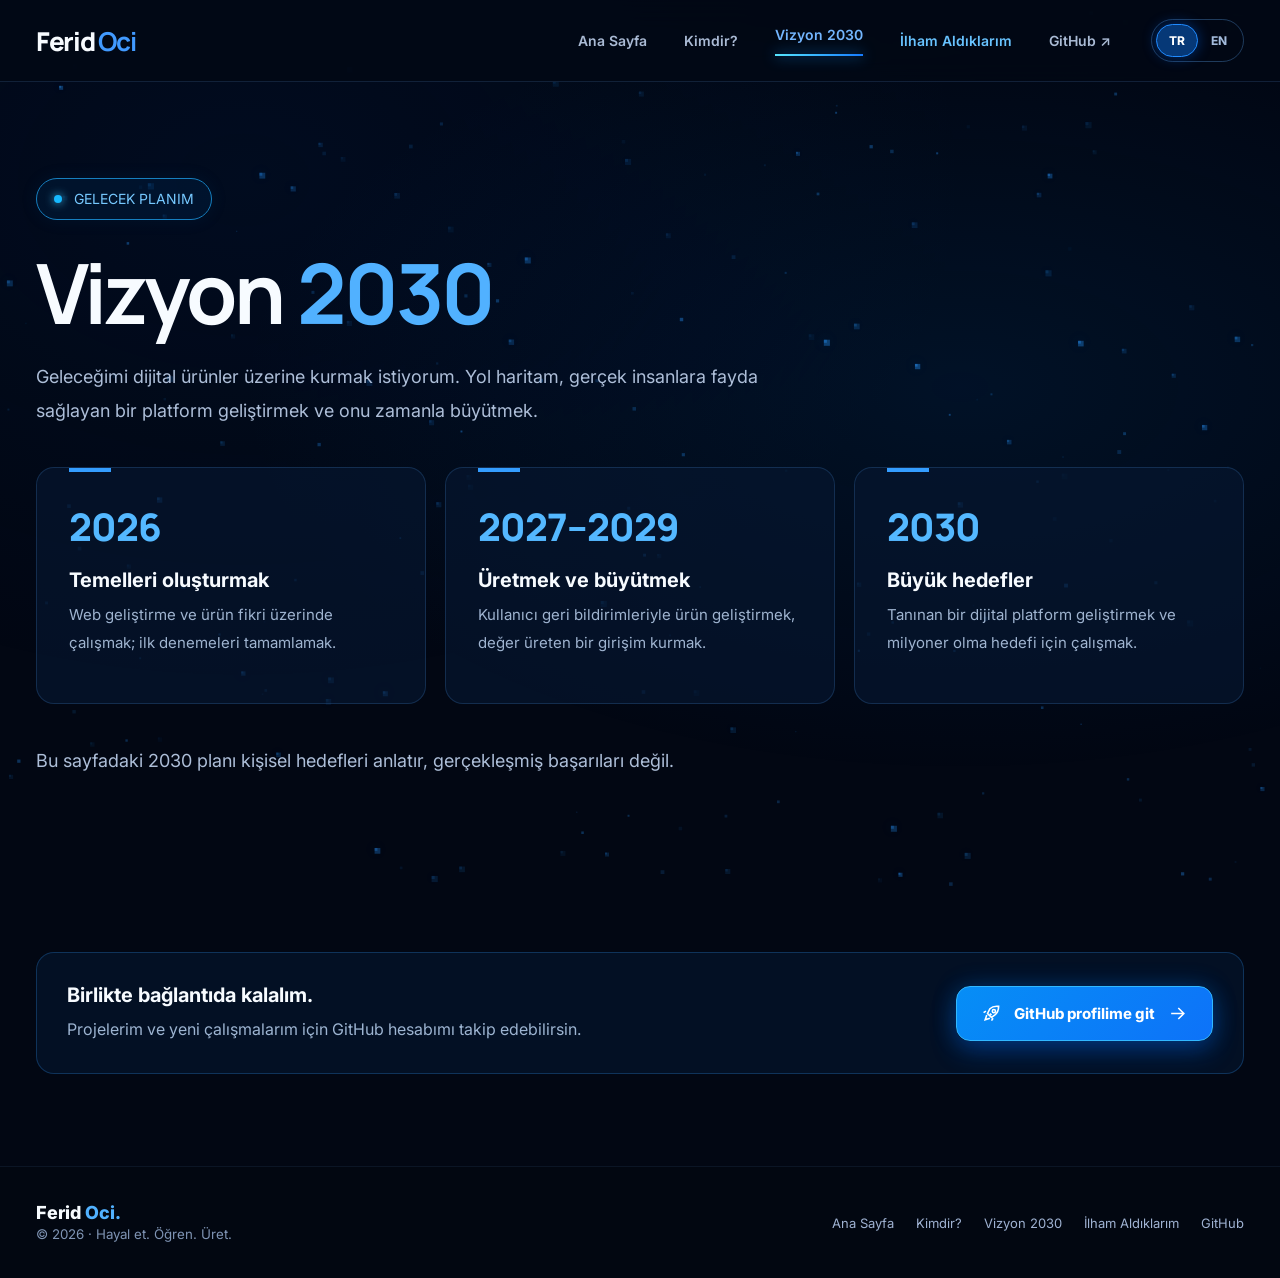
<file: ferid-oci-vision/index.html>
<!doctype html><html lang="tr"><head><meta charset="utf-8"><meta name="viewport" content="width=device-width,initial-scale=1"><meta name="theme-color" content="#030b19"><meta name="description" content="Geleceğimi dijital ürünler üzerine kurmak istiyorum. Yol haritam, gerçek insanlara fayda sağlayan bir platform geliştirmek ve onu zamanla büyütmek."><meta name="robots" content="index,follow"><link rel="canonical" href="https://feridoci29-prog.github.io/ferid-oci-vision/"><link rel="alternate" hreflang="tr" href="https://feridoci29-prog.github.io/ferid-oci-vision/"><link rel="alternate" hreflang="en" href="https://feridoci29-prog.github.io/ferid-oci-vision/en/"><link rel="alternate" hreflang="x-default" href="https://feridoci29-prog.github.io/ferid-oci-vision/"><meta property="og:type" content="profile"><meta property="og:title" content="Ferid Oci — Vizyon 2030"><meta property="og:description" content="Geleceğimi dijital ürünler üzerine kurmak istiyorum. Yol haritam, gerçek insanlara fayda sağlayan bir platform geliştirmek ve onu zamanla büyütmek."><meta property="og:url" content="https://feridoci29-prog.github.io/ferid-oci-vision/"><title>Ferid Oci — Vizyon 2030</title><link rel="icon" href="/favicon.svg" type="image/svg+xml"><link rel="stylesheet" href="/styles.css"><script type="application/ld+json">{"@context":"https://schema.org","@type":"ProfilePage","name":"Ferid Oci — Vizyon 2030","url":"https://feridoci29-prog.github.io/ferid-oci-vision/","mainEntity":{"@type":"Person","name":"Ferid Oci","url":"https://feridoci29-prog.github.io/","sameAs":["https://github.com/feridoci29-prog"],"homeLocation":{"@type":"Country","name":"Azerbaijan"},"description":"Azerbaycan'da yaşayan genç girişimci adayı"}}</script><script defer src="/site.js"></script></head><body><a href="#main" class="skip">İçeriğe geç</a><canvas id="starfield" aria-hidden="true"></canvas><header class="topbar"><div class="wrap navrow"><a href="/" class="brand" aria-label="Ferid Oci">Ferid <strong>Oci</strong></a><button class="menu" aria-label="Menüyü aç" aria-expanded="false" aria-controls="mainnav">☰</button><nav class="navlinks" id="mainnav" aria-label="Ana menü"><a href="/" >Ana Sayfa</a><a href="/ferid-oci-kimdir/" >Kimdir?</a><a href="/ferid-oci-vision/" class="active" aria-current="page">Vizyon 2030</a><a href="/ferid-oci/" class="inspo-nav-link">İlham Aldıklarım</a><a href="https://github.com/feridoci29-prog" target="_blank" rel="noopener noreferrer">GitHub ↗</a></nav><div class="lang" aria-label="Dil seçimi"><a href="/ferid-oci-vision/" aria-current="page" lang="tr">TR</a><a href="/ferid-oci-vision/en/"  lang="en">EN</a></div></div></header><main id="main"><section class="page-hero"><div class="wrap"><div class="eyebrow"><span class="pulse"></span>GELECEK PLANIM</div><h1>Vizyon <span class="accent">2030</span></h1><p>Geleceğimi dijital ürünler üzerine kurmak istiyorum. Yol haritam, gerçek insanlara fayda sağlayan bir platform geliştirmek ve onu zamanla büyütmek.</p><div class="timeline"><article class="mile" data-reveal><time>2026</time><h3>Temelleri oluşturmak</h3><p>Web geliştirme ve ürün fikri üzerinde çalışmak; ilk denemeleri tamamlamak.</p></article><article class="mile" data-reveal><time>2027–2029</time><h3>Üretmek ve büyütmek</h3><p>Kullanıcı geri bildirimleriyle ürün geliştirmek, değer üreten bir girişim kurmak.</p></article><article class="mile" data-reveal><time>2030</time><h3>Büyük hedefler</h3><p>Tanınan bir dijital platform geliştirmek ve milyoner olma hedefi için çalışmak.</p></article></div><p class="tagline">Bu sayfadaki 2030 planı kişisel hedefleri anlatır, gerçekleşmiş başarıları değil.</p></div></section><section id="iletisim" class="section"><div class="wrap"><div class="contact-box"><div><strong>Birlikte bağlantıda kalalım.</strong><p>Projelerim ve yeni çalışmalarım için GitHub hesabımı takip edebilirsin.</p></div><a href="https://github.com/feridoci29-prog" class="btn btn-primary"><svg viewBox="0 0 24 24" fill="none" stroke="currentColor" stroke-width="2"><path d="M6 14 4 20l6-2m0-12C14 2 19 3 21 3c0 2 0 7-5 11l-4 3-5-5zM10 12l2 2M5 9l-3 2m10 10 2-3"/><circle cx="15" cy="9" r="2"/></svg>GitHub profilime git<svg viewBox="0 0 24 24" fill="none" stroke="currentColor" stroke-width="2"><path d="M4 12h16m-7-7 7 7-7 7"/></svg></a></div></div></section></main><footer><div class="wrap foot"><div><div class="foot-brand">Ferid <span class="accent">Oci.</span></div><small>© 2026 · Hayal et. Öğren. Üret.</small></div><nav class="foot-links"><a href="/">Ana Sayfa</a><a href="/ferid-oci-kimdir/">Kimdir?</a><a href="/ferid-oci-vision/">Vizyon 2030</a><a href="/ferid-oci/">İlham Aldıklarım</a><a href="https://github.com/feridoci29-prog" target="_blank" rel="noopener noreferrer">GitHub</a></nav></div></footer></body></html>
</file>
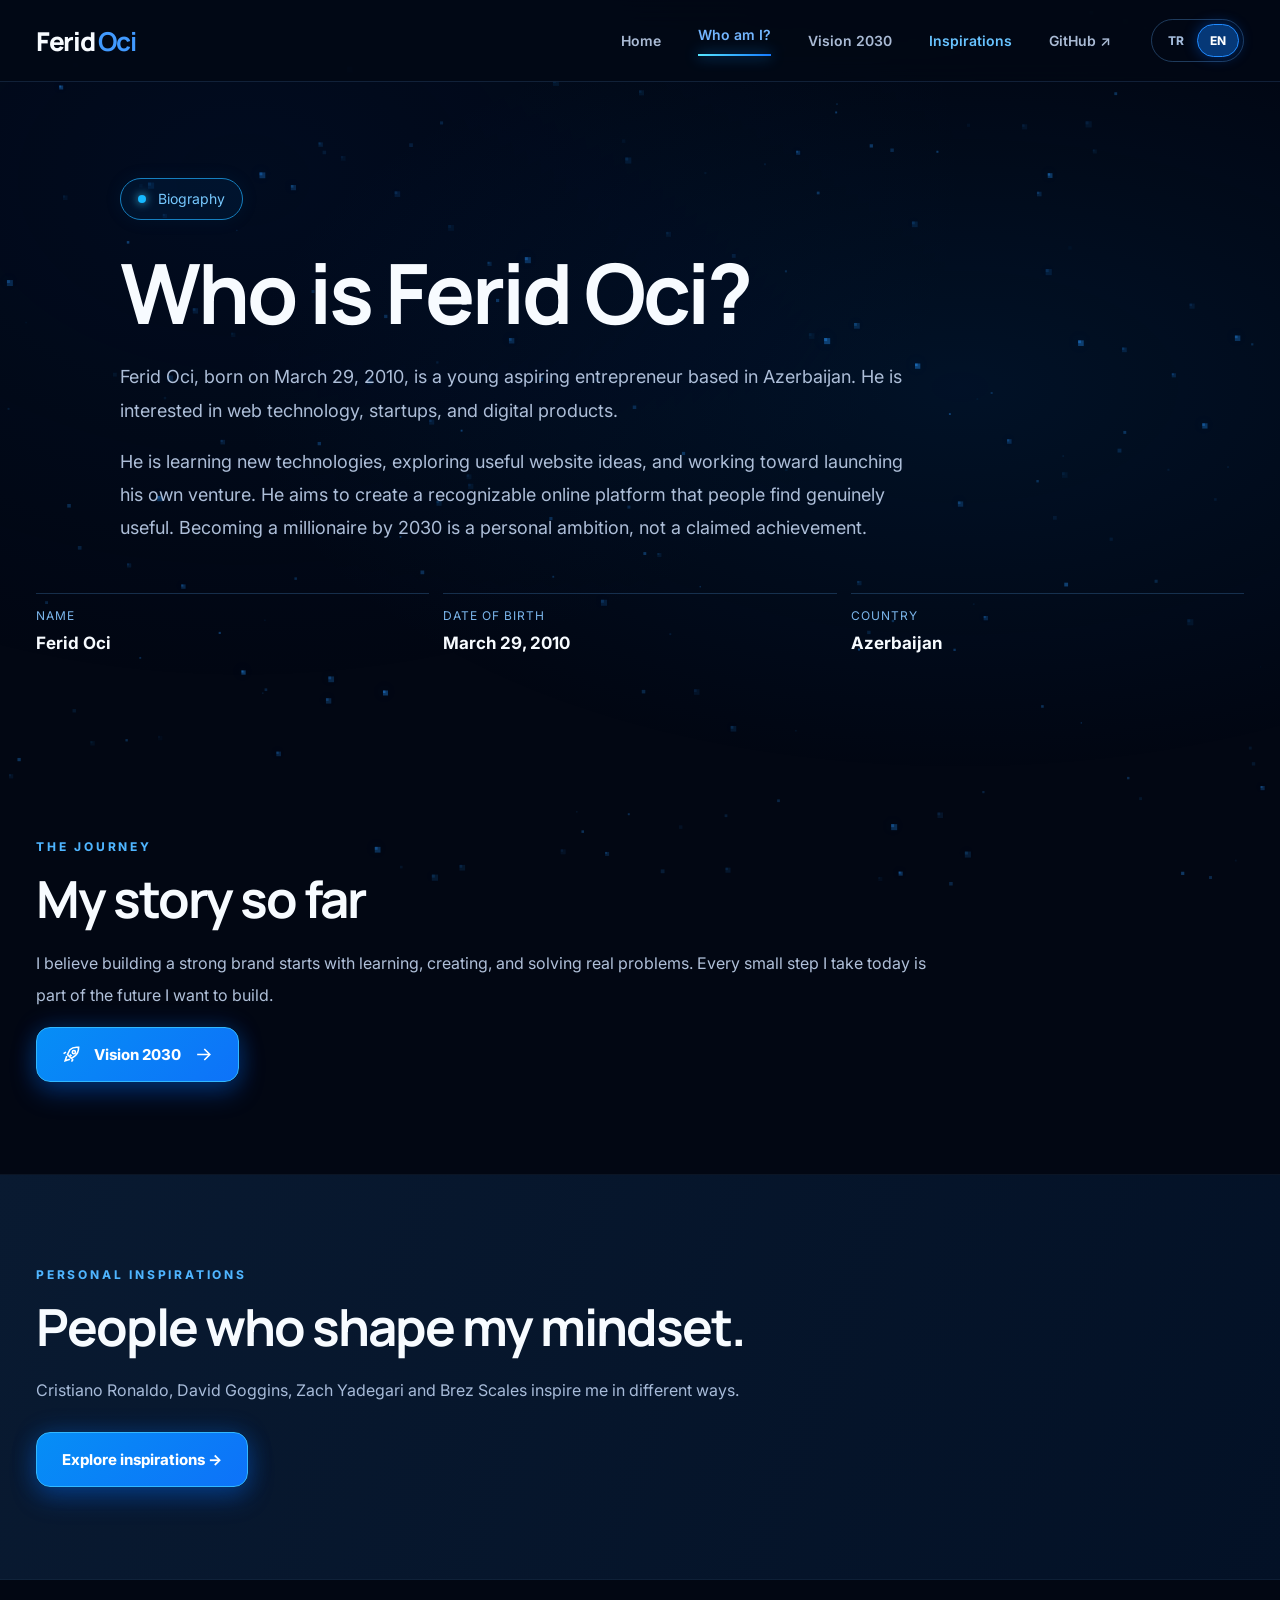
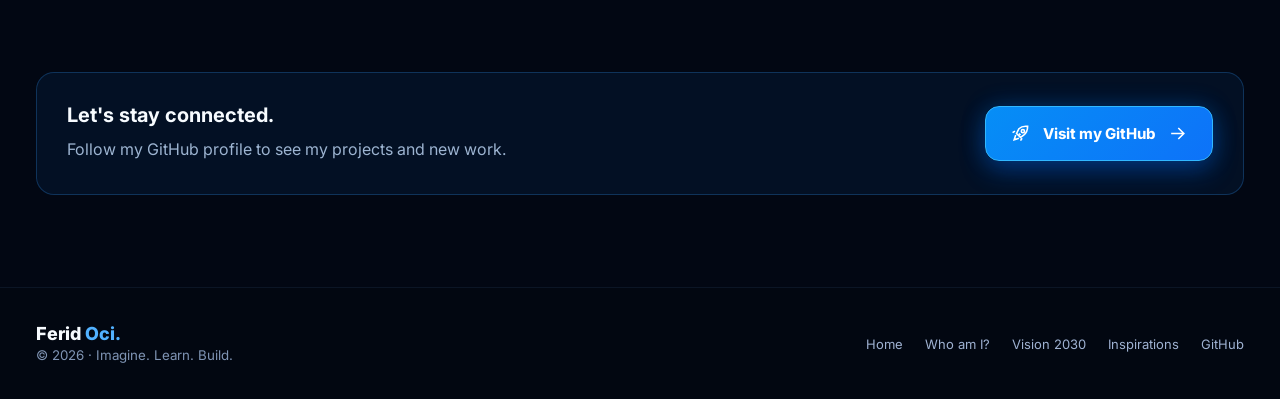
<file: ferid-oci-kimdir/en/index.html>
<!doctype html><html lang="en"><head><meta charset="utf-8"><meta name="viewport" content="width=device-width,initial-scale=1"><meta name="theme-color" content="#030b19"><meta name="description" content="Ferid Oci, born on March 29, 2010, is a young aspiring entrepreneur based in Azerbaijan. He is interested in web technology, startups, and digital products."><meta name="robots" content="index,follow"><link rel="canonical" href="https://feridoci29-prog.github.io/ferid-oci-kimdir/en/"><link rel="alternate" hreflang="tr" href="https://feridoci29-prog.github.io/ferid-oci-kimdir/"><link rel="alternate" hreflang="en" href="https://feridoci29-prog.github.io/ferid-oci-kimdir/en/"><link rel="alternate" hreflang="x-default" href="https://feridoci29-prog.github.io/ferid-oci-kimdir/"><meta property="og:type" content="profile"><meta property="og:title" content="Who is Ferid Oci?"><meta property="og:description" content="Ferid Oci, born on March 29, 2010, is a young aspiring entrepreneur based in Azerbaijan. He is interested in web technology, startups, and digital products."><meta property="og:url" content="https://feridoci29-prog.github.io/ferid-oci-kimdir/en/"><title>Who is Ferid Oci?</title><link rel="icon" href="/favicon.svg" type="image/svg+xml"><link rel="stylesheet" href="/styles.css"><script type="application/ld+json">{"@context":"https://schema.org","@type":"ProfilePage","name":"Who is Ferid Oci?","url":"https://feridoci29-prog.github.io/ferid-oci-kimdir/en/","mainEntity":{"@type":"Person","name":"Ferid Oci","url":"https://feridoci29-prog.github.io/","sameAs":["https://github.com/feridoci29-prog"],"homeLocation":{"@type":"Country","name":"Azerbaijan"},"description":"Young aspiring entrepreneur from Azerbaijan"}}</script><script defer src="/site.js"></script></head><body><a href="#main" class="skip">Skip to content</a><canvas id="starfield" aria-hidden="true"></canvas><header class="topbar"><div class="wrap navrow"><a href="/en/" class="brand" aria-label="Ferid Oci">Ferid <strong>Oci</strong></a><button class="menu" aria-label="Toggle menu" aria-expanded="false" aria-controls="mainnav">☰</button><nav class="navlinks" id="mainnav" aria-label="Main navigation"><a href="/en/" >Home</a><a href="/ferid-oci-kimdir/en/" class="active" aria-current="page">Who am I?</a><a href="/ferid-oci-vision/en/" >Vision 2030</a><a href="/ferid-oci/" class="inspo-nav-link">Inspirations</a><a href="https://github.com/feridoci29-prog" target="_blank" rel="noopener noreferrer">GitHub ↗</a></nav><div class="lang" aria-label="Language"><a href="/ferid-oci-kimdir/"  lang="tr">TR</a><a href="/ferid-oci-kimdir/en/" aria-current="page" lang="en">EN</a></div></div></header><main id="main"><section class="page-hero"><div class="wrap bio-grid"><div><div class="eyebrow"><span class="pulse"></span>Biography</div><h1>Who is Ferid Oci?</h1><p>Ferid Oci, born on March 29, 2010, is a young aspiring entrepreneur based in Azerbaijan. He is interested in web technology, startups, and digital products.</p><p>He is learning new technologies, exploring useful website ideas, and working toward launching his own venture. He aims to create a recognizable online platform that people find genuinely useful. Becoming a millionaire by 2030 is a personal ambition, not a claimed achievement.</p></div></div><div class="wrap info-table"><article><span>Name</span><strong>Ferid Oci</strong></article><article><span>Date of Birth</span><strong>March 29, 2010</strong></article><article><span>Country</span><strong>Azerbaijan</strong></article></div></section><section class="section"><div class="wrap"><div class="overline">THE JOURNEY</div><h2>My story so far</h2><p class="prose">I believe building a strong brand starts with learning, creating, and solving real problems. Every small step I take today is part of the future I want to build.</p><a href="/ferid-oci-vision/en/" class="btn btn-primary"><svg viewBox="0 0 24 24" fill="none" stroke="currentColor" stroke-width="2"><path d="M6 14 4 20l6-2m0-12C14 2 19 3 21 3c0 2 0 7-5 11l-4 3-5-5zM10 12l2 2M5 9l-3 2m10 10 2-3"/><circle cx="15" cy="9" r="2"/></svg>Vision 2030<svg viewBox="0 0 24 24" fill="none" stroke="currentColor" stroke-width="2"><path d="M4 12h16m-7-7 7 7-7 7"/></svg></a></div></section><section class="section inspo-link-section"><div class="wrap"><div class="overline">PERSONAL INSPIRATIONS</div><h2>People who shape my mindset.</h2><p class="section-lede">Cristiano Ronaldo, David Goggins, Zach Yadegari and Brez Scales inspire me in different ways.</p><div class="buttons"><a class="btn btn-primary" href="/ferid-oci/">Explore inspirations →</a></div></div></section><section id="iletisim" class="section"><div class="wrap"><div class="contact-box"><div><strong>Let's stay connected.</strong><p>Follow my GitHub profile to see my projects and new work.</p></div><a href="https://github.com/feridoci29-prog" class="btn btn-primary"><svg viewBox="0 0 24 24" fill="none" stroke="currentColor" stroke-width="2"><path d="M6 14 4 20l6-2m0-12C14 2 19 3 21 3c0 2 0 7-5 11l-4 3-5-5zM10 12l2 2M5 9l-3 2m10 10 2-3"/><circle cx="15" cy="9" r="2"/></svg>Visit my GitHub<svg viewBox="0 0 24 24" fill="none" stroke="currentColor" stroke-width="2"><path d="M4 12h16m-7-7 7 7-7 7"/></svg></a></div></div></section></main><footer><div class="wrap foot"><div><div class="foot-brand">Ferid <span class="accent">Oci.</span></div><small>© 2026 · Imagine. Learn. Build.</small></div><nav class="foot-links"><a href="/en/">Home</a><a href="/ferid-oci-kimdir/en/">Who am I?</a><a href="/ferid-oci-vision/en/">Vision 2030</a><a href="/ferid-oci/">Inspirations</a><a href="https://github.com/feridoci29-prog" target="_blank" rel="noopener noreferrer">GitHub</a></nav></div></footer></body></html>
</file>
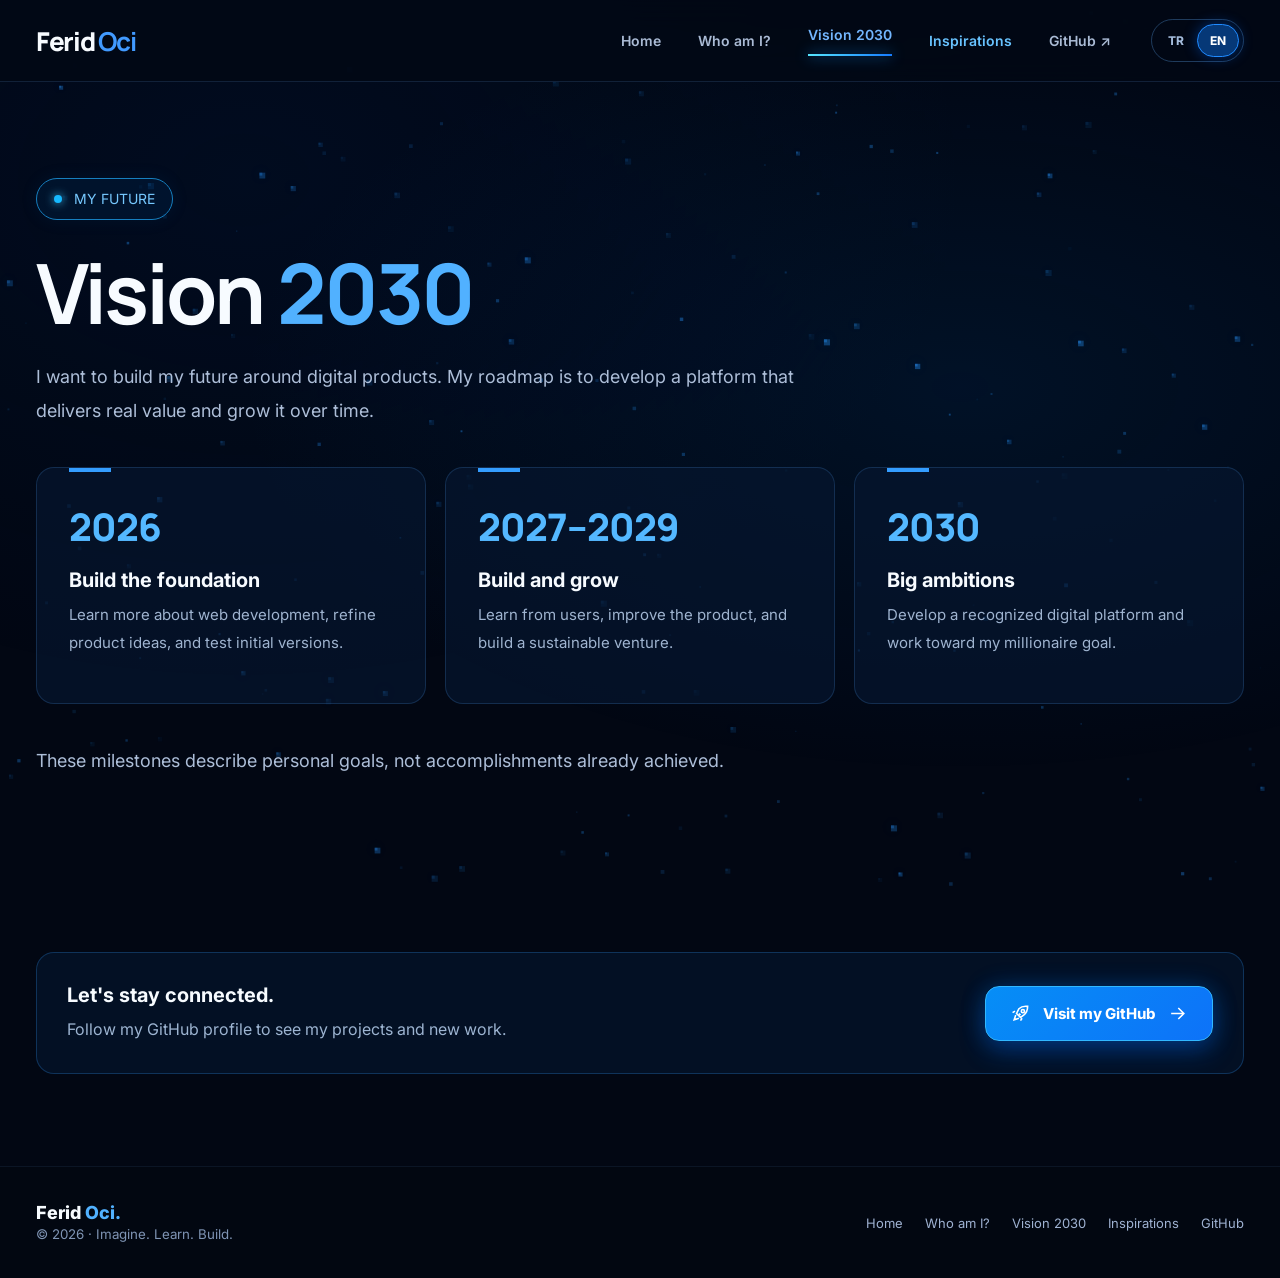
<file: ferid-oci-vision/en/index.html>
<!doctype html><html lang="en"><head><meta charset="utf-8"><meta name="viewport" content="width=device-width,initial-scale=1"><meta name="theme-color" content="#030b19"><meta name="description" content="I want to build my future around digital products. My roadmap is to develop a platform that delivers real value and grow it over time."><meta name="robots" content="index,follow"><link rel="canonical" href="https://feridoci29-prog.github.io/ferid-oci-vision/en/"><link rel="alternate" hreflang="tr" href="https://feridoci29-prog.github.io/ferid-oci-vision/"><link rel="alternate" hreflang="en" href="https://feridoci29-prog.github.io/ferid-oci-vision/en/"><link rel="alternate" hreflang="x-default" href="https://feridoci29-prog.github.io/ferid-oci-vision/"><meta property="og:type" content="profile"><meta property="og:title" content="Ferid Oci — Vision 2030"><meta property="og:description" content="I want to build my future around digital products. My roadmap is to develop a platform that delivers real value and grow it over time."><meta property="og:url" content="https://feridoci29-prog.github.io/ferid-oci-vision/en/"><title>Ferid Oci — Vision 2030</title><link rel="icon" href="/favicon.svg" type="image/svg+xml"><link rel="stylesheet" href="/styles.css"><script type="application/ld+json">{"@context":"https://schema.org","@type":"ProfilePage","name":"Ferid Oci — Vision 2030","url":"https://feridoci29-prog.github.io/ferid-oci-vision/en/","mainEntity":{"@type":"Person","name":"Ferid Oci","url":"https://feridoci29-prog.github.io/","sameAs":["https://github.com/feridoci29-prog"],"homeLocation":{"@type":"Country","name":"Azerbaijan"},"description":"Young aspiring entrepreneur from Azerbaijan"}}</script><script defer src="/site.js"></script></head><body><a href="#main" class="skip">Skip to content</a><canvas id="starfield" aria-hidden="true"></canvas><header class="topbar"><div class="wrap navrow"><a href="/en/" class="brand" aria-label="Ferid Oci">Ferid <strong>Oci</strong></a><button class="menu" aria-label="Toggle menu" aria-expanded="false" aria-controls="mainnav">☰</button><nav class="navlinks" id="mainnav" aria-label="Main navigation"><a href="/en/" >Home</a><a href="/ferid-oci-kimdir/en/" >Who am I?</a><a href="/ferid-oci-vision/en/" class="active" aria-current="page">Vision 2030</a><a href="/ferid-oci/" class="inspo-nav-link">Inspirations</a><a href="https://github.com/feridoci29-prog" target="_blank" rel="noopener noreferrer">GitHub ↗</a></nav><div class="lang" aria-label="Language"><a href="/ferid-oci-vision/"  lang="tr">TR</a><a href="/ferid-oci-vision/en/" aria-current="page" lang="en">EN</a></div></div></header><main id="main"><section class="page-hero"><div class="wrap"><div class="eyebrow"><span class="pulse"></span>MY FUTURE</div><h1>Vision <span class="accent">2030</span></h1><p>I want to build my future around digital products. My roadmap is to develop a platform that delivers real value and grow it over time.</p><div class="timeline"><article class="mile" data-reveal><time>2026</time><h3>Build the foundation</h3><p>Learn more about web development, refine product ideas, and test initial versions.</p></article><article class="mile" data-reveal><time>2027–2029</time><h3>Build and grow</h3><p>Learn from users, improve the product, and build a sustainable venture.</p></article><article class="mile" data-reveal><time>2030</time><h3>Big ambitions</h3><p>Develop a recognized digital platform and work toward my millionaire goal.</p></article></div><p class="tagline">These milestones describe personal goals, not accomplishments already achieved.</p></div></section><section id="iletisim" class="section"><div class="wrap"><div class="contact-box"><div><strong>Let's stay connected.</strong><p>Follow my GitHub profile to see my projects and new work.</p></div><a href="https://github.com/feridoci29-prog" class="btn btn-primary"><svg viewBox="0 0 24 24" fill="none" stroke="currentColor" stroke-width="2"><path d="M6 14 4 20l6-2m0-12C14 2 19 3 21 3c0 2 0 7-5 11l-4 3-5-5zM10 12l2 2M5 9l-3 2m10 10 2-3"/><circle cx="15" cy="9" r="2"/></svg>Visit my GitHub<svg viewBox="0 0 24 24" fill="none" stroke="currentColor" stroke-width="2"><path d="M4 12h16m-7-7 7 7-7 7"/></svg></a></div></div></section></main><footer><div class="wrap foot"><div><div class="foot-brand">Ferid <span class="accent">Oci.</span></div><small>© 2026 · Imagine. Learn. Build.</small></div><nav class="foot-links"><a href="/en/">Home</a><a href="/ferid-oci-kimdir/en/">Who am I?</a><a href="/ferid-oci-vision/en/">Vision 2030</a><a href="/ferid-oci/">Inspirations</a><a href="https://github.com/feridoci29-prog" target="_blank" rel="noopener noreferrer">GitHub</a></nav></div></footer></body></html>
</file>
<file: styles.css>
@import url('https://fonts.googleapis.com/css2?family=Inter:wght@400;500;600;700;800;900&family=Manrope:wght@500;600;700;800&display=swap');
:root{color-scheme:dark;--blue:#248aff;--blue2:#4edcff;--ink:#030b19;--light:#f7fbff;--muted:#b0c0d9;--border:rgba(67,122,182,.27);--max:1220px}
*{box-sizing:border-box}html{scroll-behavior:smooth}body{margin:0;background:#020713;color:var(--light);font-family:Inter,system-ui,sans-serif;-webkit-font-smoothing:antialiased}a{color:inherit;text-decoration:none}button{font:inherit}a:focus-visible,button:focus-visible{outline:2px solid #5ddcff;outline-offset:4px}
.wrap{width:min(var(--max),calc(100% - 72px));margin:auto}.skip{position:absolute;top:-100px;left:16px;background:#fff;color:#000;z-index:100;padding:12px}.skip:focus{top:16px}
body:before{content:"";position:fixed;inset:0;background:radial-gradient(ellipse at 75% 43%,rgba(0,78,155,.15),transparent 53%),radial-gradient(ellipse at 19% 20%,rgba(0,29,75,.23),transparent 49%);pointer-events:none;z-index:-1}
#starfield{position:fixed;inset:0;width:100%;height:100%;z-index:-1;pointer-events:none}
.topbar{position:relative;z-index:30;background:rgba(2,9,21,.87);border-bottom:1px solid rgba(101,160,242,.16);backdrop-filter:blur(15px)}.navrow{height:81px;display:flex;align-items:center;justify-content:space-between;gap:24px}
.brand{font-family:Manrope,Inter,sans-serif;font-weight:850;font-size:26px;letter-spacing:-1.3px;white-space:nowrap}.brand strong{color:#419aff}.navlinks{display:flex;align-items:center;gap:37px;margin-left:auto}.navlinks a{font-size:14px;font-weight:600;color:#aabbd5;transition:color .2s}.navlinks a:hover,.navlinks a.active{color:#73b6ff}.navlinks a.active:after{content:"";display:block;height:2px;background:linear-gradient(90deg,#56e6ff,#167bff);margin-top:11px;box-shadow:0 0 14px #148fff}
.lang{display:flex;gap:1px;border:1px solid rgba(73,132,193,.42);border-radius:100px;padding:4px;margin-left:16px;align-items:center}.lang a{padding:8px 12px;border-radius:100px;font-size:12px;color:#a3bbdc;font-weight:750}.lang a[aria-current=page]{color:#fff;background:#063877;border:1px solid #208bff;box-shadow:0 0 14px #006aff66}.menu{display:none;background:#091b31;color:white;border:1px solid #2c5d91;border-radius:9px;padding:8px 11px;cursor:pointer}
.hero{min-height:720px;display:flex;align-items:center;position:relative;overflow:hidden}.hero:after{content:"";position:absolute;width:300px;height:300px;border-radius:50%;background:#1383ec33;filter:blur(130px);right:12%;top:34%;pointer-events:none}
.hero-grid{position:relative;z-index:1;display:grid;grid-template-columns:1.08fr .92fr;align-items:center;gap:30px;padding:90px 0 76px}.hero-text{max-width:690px}.eyebrow{display:inline-flex;align-items:center;gap:12px;font-size:14px;color:#76c9ff;line-height:1.4;padding:10px 17px;border:1px solid #167fbf;border-radius:60px;background:rgba(0,43,87,.28);box-shadow:0 0 18px #0066ad18}.eyebrow .pulse{height:8px;width:8px;border-radius:50%;background:#16b9ff;box-shadow:0 0 10px #42caff}
h1,h2,h3,p{margin-top:0}h1,h2{font-family:Manrope,Inter,sans-serif}.hero h1{font-size:clamp(57px,5.8vw,91px);line-height:1.13;letter-spacing:-3.8px;margin:29px 0 12px;font-weight:850}.hero h1 .first{display:block}.hero h1 .name{display:block;background:linear-gradient(120deg,#5ee5ff 0%,#3699ff 48%,#4578ff 90%);-webkit-background-clip:text;background-clip:text;color:transparent}.hero-sub{font-size:clamp(17px,2vw,22px);font-weight:500;color:#bccbe4;line-height:1.5;margin-bottom:24px}.hero-desc{font-size:17px;line-height:1.93;color:#a8b9d4;max-width:650px}.buttons{display:flex;align-items:center;gap:14px;flex-wrap:wrap;margin-top:27px}
.btn{border:1px solid rgba(76,142,207,.58);background:rgba(5,21,44,.85);color:#eaf3ff;display:inline-flex;justify-content:center;align-items:center;gap:13px;padding:17px 25px;border-radius:14px;font-size:15px;font-weight:750;cursor:pointer;transition:transform .2s,background .2s,box-shadow .2s}.btn:hover{transform:translateY(-2px);border-color:#67b5ff;background:#10355c}.btn-primary{color:white;background:linear-gradient(135deg,#068ef6,#1260fa);border-color:#32b8ff;box-shadow:0 11px 26px #0069fa49,0 0 25px #007afe3d}.btn-primary:hover{background:linear-gradient(135deg,#27b4ff,#1975ff);box-shadow:0 14px 34px #0877ff73}.btn svg{width:19px;height:19px;flex:none}
.socials{display:flex;gap:12px;margin-top:30px}.social{height:49px;min-width:49px;display:grid;place-items:center;border:1px solid rgba(77,122,179,.36);border-radius:13px;background:rgba(7,21,40,.6);transition:transform .2s,border-color .2s}.social:hover{transform:translateY(-3px);border-color:#42a2ff}.social svg{height:20px;width:20px}
.hero-art{display:grid;place-items:center;position:relative;min-height:510px}.hero-art:before{content:"";width:min(90%,475px);aspect-ratio:1;background:radial-gradient(circle,#056fc12e 0%,transparent 63%);position:absolute;filter:blur(50px)}
.avatar-shell{width:clamp(290px,32vw,462px);aspect-ratio:1;position:relative;border:2px solid #2389ff;border-radius:50%;background:#063071 url('/assets/blue-waves.svg') center/cover no-repeat;overflow:hidden;box-shadow:0 0 0 3px #092c58,0 0 25px #128dff8a,0 0 95px #0a57bf55}
.avatar-shell img{width:100%;height:100%;display:block;object-fit:cover;object-position:50% 50%}.avatar-shell:after{content:"";position:absolute;inset:0;box-shadow:inset 0 0 35px #0b4baf45;border-radius:50%;pointer-events:none}
.orbit{position:absolute;width:calc(min(90%,475px) + 50px);aspect-ratio:1;border:1px solid #1b4d8430;border-radius:50%;transform:rotate(-25deg)}.orbit:before,.orbit:after{content:"";height:7px;width:7px;border-radius:50%;background:#39a8ff;position:absolute;top:18%;right:9%;box-shadow:0 0 14px #299aff}.orbit:after{height:4px;width:4px;top:83%;right:87%}
.quickfacts{border-top:1px solid rgba(90,147,208,.25);border-bottom:1px solid rgba(90,147,208,.15);background:rgba(1,9,22,.65);position:relative}.facts{min-height:126px;display:grid;grid-template-columns:repeat(3,1fr);align-items:center;gap:20px}.fact{display:flex;align-items:center;gap:20px;padding:15px 0}.fact:not(:last-child){border-right:1px solid rgba(105,145,195,.28)}.factico{width:60px;height:60px;display:grid;place-items:center;border:1px solid rgba(28,107,195,.55);border-radius:50%;background:#03182f;flex:none}.factico svg{width:29px;height:29px;stroke:#338fff}.fact strong{display:block;font-size:17px;margin-bottom:7px}.fact small{font-size:13px;color:#92a9c9}
.section{position:relative;padding:92px 0;border-bottom:1px solid #1f365052}.overline{font-size:12px;color:#4fb5ff;text-transform:uppercase;font-weight:750;letter-spacing:2.8px;margin-bottom:14px}.section h2{font-size:clamp(32px,4vw,56px);letter-spacing:-2px;line-height:1.2;margin-bottom:18px}.section-lede{font-size:16px;line-height:1.85;color:#a7bbd9;max-width:750px}.cards{display:grid;grid-template-columns:repeat(3,1fr);gap:17px;margin-top:40px}.card{background:linear-gradient(160deg,rgba(10,28,53,.9),rgba(3,13,28,.83));border:1px solid rgba(61,121,181,.29);padding:28px;border-radius:18px;min-height:216px;transition:transform .25s,border-color .25s,box-shadow .25s}.card:hover{transform:translateY(-5px);border-color:#328dff80;box-shadow:0 14px 30px #0009}.card-no{color:#3ca7ff;font-weight:850;font-size:12px;letter-spacing:2px}.card h3{font-size:21px;letter-spacing:-.6px;margin:26px 0 11px}.card p{color:#a8b9d4;font-size:14px;line-height:1.85;margin:0}
.closing{background:radial-gradient(ellipse at 80% 50%,#05427a33,transparent 65%);padding:80px 0}.closing h2{max-width:750px}.tagline{font-size:14px;color:#9db8d7;line-height:1.8}
.page-hero{padding:96px 0 64px}.page-hero h1{font-size:clamp(50px,6.5vw,85px);letter-spacing:-3px;line-height:1.15;margin:25px 0 20px}.page-hero p{max-width:800px;color:#adbed8;line-height:1.85;font-size:18px}.accent{color:#51b1ff}.bio-grid{display:grid;grid-template-columns:1fr 260px;gap:50px;align-items:start}.small-avatar{width:230px;aspect-ratio:1;border-radius:50%;border:2px solid #2a8bff;box-shadow:0 0 25px #147dfa5b;overflow:hidden;margin:auto;background:#063071}.small-avatar img{width:100%;height:100%;object-fit:cover}.info-table{display:grid;grid-template-columns:repeat(3,1fr);gap:14px;padding:30px 0}.info-table article{border-top:1px solid #3d75ab5c;padding-top:14px}.info-table span{display:block;font-size:12px;letter-spacing:1px;text-transform:uppercase;color:#7bb6ec;margin-bottom:10px}.info-table strong{font-size:17px}.prose{max-width:900px;color:#b0c0d9;font-size:16px;line-height:2}.timeline{display:grid;grid-template-columns:repeat(3,1fr);gap:19px;margin:40px 0}.mile{position:relative;background:#061730ad;border:1px solid #2d60965c;border-radius:18px;padding:32px}.mile:before{content:"";height:4px;width:42px;position:absolute;top:0;left:32px;background:#349dff}.mile time{display:block;font-family:Manrope;font-size:38px;font-weight:800;color:#54b8ff;letter-spacing:-1px}.mile h3{font-size:20px;margin:16px 0 9px}.mile p{font-size:15px;color:#9fb4d0;line-height:1.85}
.contact-box{display:flex;gap:24px;align-items:center;justify-content:space-between;flex-wrap:wrap;border:1px solid #2468ac66;border-radius:18px;padding:30px;background:#041b3680}.contact-box strong{display:block;font-size:20px;margin-bottom:8px}.contact-box p{margin:0;color:#9db4d1;line-height:1.8}
footer{padding:35px 0;background:#020711}.foot{display:flex;align-items:center;justify-content:space-between;gap:22px;flex-wrap:wrap}.foot-brand{font-weight:800;font-size:18px}.foot small{color:#7f94b4}.foot-links{display:flex;gap:22px;flex-wrap:wrap}.foot-links a{font-size:13px;color:#9fb2d2}.foot-links a:hover{color:#5bb3ff}
[data-reveal]{opacity:0;transform:translateY(16px);transition:transform .6s,opacity .6s}[data-reveal].shown{opacity:1;transform:none}
@media(max-width:980px){.hero-grid{grid-template-columns:1.1fr .9fr}.avatar-shell{width:clamp(265px,31vw,375px)}.orbit{width:405px}.hero h1{font-size:clamp(56px,6vw,73px)}.navlinks{gap:21px}.fact{gap:13px}.factico{width:53px;height:53px}}
@media(max-width:740px){.wrap{width:calc(100% - 36px)}.navrow{height:68px}.brand{font-size:22px}.menu{display:inline-flex;margin-left:auto}.navlinks{position:absolute;top:68px;left:0;right:0;display:none;flex-direction:column;align-items:stretch;gap:0;padding:13px 18px 21px;background:#041123f7;border-bottom:1px solid #276296}.navlinks.open{display:flex}.navlinks a{padding:15px 10px}.navlinks a.active:after{margin-top:7px;width:36px}.lang{margin-left:0}.hero{min-height:auto}.hero-grid{padding:54px 0 55px;grid-template-columns:1fr;gap:14px}.hero h1{font-size:clamp(52px,10vw,72px);letter-spacing:-2.5px}.hero-desc{font-size:15px}.hero-sub{font-size:17px}.eyebrow{font-size:11px}.hero-art{min-height:350px}.avatar-shell{width:min(74vw,332px)}.orbit{width:min(84vw,370px)}.facts{grid-template-columns:1fr;gap:0;padding:16px 0}.fact{border-right:0!important;padding:14px 0}.fact:not(:last-child){border-bottom:1px solid #23466a66}.quickfacts .factico{width:50px;height:50px}.cards,.timeline,.info-table{grid-template-columns:1fr}.section{padding:69px 0}.page-hero{padding:66px 0 42px}.bio-grid{grid-template-columns:1fr;gap:28px}.small-avatar{margin-left:0;width:190px}.closing{padding:70px 0}.contact-box{align-items:flex-start}.foot{align-items:flex-start}.section h2{letter-spacing:-1.2px}}
@media(prefers-reduced-motion:reduce){html{scroll-behavior:auto}*,*:before,*:after{animation:none!important;transition:none!important}[data-reveal]{opacity:1;transform:none}}

/* Portrait-free layout: readable hero, intentional negative space and full-width copy. */
.hero { min-height: 640px; }
.hero-grid { grid-template-columns: minmax(0,1fr); padding: 110px 0 100px; }
.hero-text { max-width: 920px; }
.hero h1 { font-size: clamp(60px, 7.8vw, 112px); }
.hero-desc { max-width: 760px; }
.hero:after { right: -9%; top: 5%; width: 650px; height: 650px; background: #0879e920; filter: blur(165px); }
.bio-grid { display: block; max-width: 1040px; }
@media(max-width:980px) {
  .hero-grid { grid-template-columns: 1fr; }
  .hero h1 { font-size: clamp(58px, 9vw, 95px); }
}
@media(max-width:740px) {
  .hero { min-height: auto; }
  .hero-grid { padding: 83px 0 90px; }
  .hero h1 { font-size: clamp(50px, 10vw, 74px); }
  .hero:after { width: 330px; height: 330px; top: 30%; right: -40%; filter: blur(95px); }
}


/* FERID OCI - INTERACTION ENHANCEMENTS V1 */
/* restrained motion and shine, no portrait imagery */
:root { --fx-neon: #48bfff; --fx-cyan: #68e5ff; }
.hero { isolation: isolate; }
.hero::before {
  content:""; position:absolute; inset:0; z-index:0; pointer-events:none;
  background-image:
    linear-gradient(90deg, transparent 0%, rgba(34,126,224,.038) 50%, transparent 100%),
    repeating-linear-gradient(90deg, transparent 0, transparent 107px, rgba(93,172,255,.028) 108px, transparent 109px);
  mask-image:linear-gradient(90deg,transparent 12%,#000 100%);
}
.hero-grid { position:relative; z-index:2; }
.hero .name {
  background-size:210% 100% !important;
  animation:fx-gradient-flow 9s ease-in-out infinite alternate;
}
.brand strong { transition:text-shadow .28s,color .28s; }
.brand:hover strong { color:#69c6ff; text-shadow:0 0 17px rgba(40,145,255,.62); }
.topbar { transition:border-color .3s; }
.topbar:hover { border-bottom-color:rgba(76,150,247,.37); }
.navlinks a { transition:color .2s,text-shadow .2s; }
.navlinks a:hover { text-shadow:0 0 16px rgba(43,141,255,.42); }
.eyebrow .pulse { animation:fx-beacon 2.5s ease-in-out infinite; }
.btn, .social, .card, .mile { -webkit-tap-highlight-color:transparent; }
.btn { position:relative; overflow:hidden; isolation:isolate; }
.btn::after {
  content:""; position:absolute; inset:-20%; pointer-events:none;
  background:linear-gradient(105deg, transparent 38%, rgba(255,255,255,.32) 48%, transparent 58%);
  transform:translateX(-155%) skewX(-15deg);
  transition:transform .75s cubic-bezier(.18,.7,.25,1);
  z-index:1;
}
.btn:hover::after, .btn:focus-visible::after { transform:translateX(155%) skewX(-15deg); }
.btn svg { transition:transform .24s; }
.btn:hover svg:last-child { transform:translateX(4px); }
.btn-primary { background-size:165% 165%; }
.btn-primary:hover { box-shadow:0 0 0 1px rgba(112,218,255,.6),0 16px 40px rgba(0,110,255,.50),0 0 35px rgba(0,120,255,.22); }
.social { position:relative; }
.social:hover { box-shadow:0 0 18px rgba(42,141,255,.23),inset 0 0 10px rgba(35,125,231,.10); }
.social svg,.social span { transition:transform .25s; }
.social:hover svg,.social:hover span { transform:scale(1.09); }
.card, .mile, .contact-box { position:relative; isolation:isolate; overflow:hidden; }
.card::before,.mile::after,.contact-box::before {
  content:""; position:absolute; inset:0; border-radius:inherit;
  pointer-events:none; opacity:0; transition:opacity .3s ease;
  background:radial-gradient(330px circle at var(--spot-x,50%) var(--spot-y,30%),rgba(51,151,255,.16),transparent 72%);
  z-index:-1;
}
.card:hover::before,.mile:hover::after,.contact-box:hover::before,
.card:focus-within::before,.mile:focus-within::after,.contact-box:focus-within::before { opacity:1; }
.card { transition:transform .28s cubic-bezier(.2,.8,.2,1), border-color .25s,box-shadow .25s; }
.card:hover { border-color:rgba(78,171,255,.7);box-shadow:0 16px 45px rgba(0,25,65,.45),0 0 0 1px rgba(68,164,255,.10); }
.mile { transition:border-color .25s,transform .28s,box-shadow .25s; }
.mile:hover { border-color:#408deb;transform:translateY(-4px);box-shadow:0 14px 30px rgba(0,50,115,.25); }
.factico { transition:border-color .25s,box-shadow .25s,transform .25s; }
.fact:hover .factico { border-color:#52b7ff;box-shadow:0 0 22px rgba(36,134,255,.20);transform:translateY(-2px); }
.quickfacts { box-shadow:0 -1px 0 rgba(58,157,255,.06),0 13px 38px rgba(0,17,47,.28); }
.contact-box { transition:border-color .25s,box-shadow .25s; }
.contact-box:hover { border-color:rgba(66,158,255,.65);box-shadow:0 0 28px rgba(8,89,210,.14); }
/* Adds a very subtle reading-position line along top edge. */
#fx-progress {
  position:fixed;top:0;left:0;right:0;height:3px;z-index:100;
  background:linear-gradient(90deg,#1181ff,#64dfff);
  box-shadow:0 0 12px rgba(36,170,255,.45);
  transform:scaleX(0);transform-origin:left center;pointer-events:none;
  will-change:transform;
}
/* Desktop-only soft pointer aura, never captures clicks. */
#fx-aura {
  position:fixed;left:0;top:0;width:410px;height:410px;border-radius:50%;
  background:radial-gradient(circle,rgba(22,121,255,.15) 0%,rgba(16,103,211,.07) 38%,transparent 70%);
  pointer-events:none;z-index:0;opacity:0;will-change:transform,opacity;
  transition:opacity .25s ease;
}
.fx-ready .hero .eyebrow { animation:fx-fade-rise .7s .08s both; }
.fx-ready .hero h1 { animation:fx-fade-rise .85s .16s both; }
.fx-ready .hero-sub { animation:fx-fade-rise .85s .25s both; }
.fx-ready .hero-desc { animation:fx-fade-rise .85s .32s both; }
.fx-ready .hero .buttons { animation:fx-fade-rise .85s .41s both; }
.fx-ready .hero .socials { animation:fx-fade-rise .85s .49s both; }
.fx-reveal { opacity:0; transform:translateY(20px); transition:opacity .72s ease var(--fx-delay,0ms),transform .72s cubic-bezier(.2,.7,.2,1) var(--fx-delay,0ms); }
.fx-reveal.fx-in { opacity:1;transform:translateY(0); }
@keyframes fx-fade-rise { from {opacity:0;transform:translateY(17px)} to {opacity:1;transform:translateY(0)} }
@keyframes fx-gradient-flow { 0% {background-position:0% 50%} 100% {background-position:100% 50%} }
@keyframes fx-beacon { 0%,100% {box-shadow:0 0 6px #38acff;opacity:.83} 50% {box-shadow:0 0 16px #36bfff,0 0 6px #68deff;opacity:1} }
@media(max-width:740px) {
  #fx-aura{display:none}
  .hero::before{opacity:.35}
  .card:hover,.mile:hover{transform:none}
}
@media(hover:none),(pointer:coarse) {
  #fx-aura{display:none}
  .btn::after{display:none}
  .card::before,.mile::after,.contact-box::before{display:none}
}
@media(prefers-reduced-motion:reduce) {
  .hero .name,.eyebrow .pulse{animation:none!important}
  .fx-ready .hero .eyebrow,.fx-ready .hero h1,.fx-ready .hero-sub,
  .fx-ready .hero-desc,.fx-ready .hero .buttons,.fx-ready .hero .socials { animation:none!important;opacity:1!important;transform:none!important }
  .fx-reveal{opacity:1!important;transform:none!important;transition:none!important}
  #fx-aura{display:none!important}
  .btn::after{display:none!important}
  #fx-progress{transition:none!important}
}

/* Connected portfolio + inspirations microsite */
.inspo-nav-link{color:#68c3ff!important}
.inspo-nav-link:hover{text-shadow:0 0 17px #36adff78}
.inspo-preview-section{background:radial-gradient(ellipse at 92% 35%,rgba(0,98,220,.11),transparent 58%)}
.inspo-preview-top{display:flex;align-items:center;justify-content:space-between;gap:25px;flex-wrap:wrap}
.inspo-preview-top>.btn{flex-shrink:0}
.inspo-preview-grid{display:grid;grid-template-columns:repeat(4,minmax(0,1fr));gap:16px;margin-top:39px}
.inspo-tile{position:relative;isolation:isolate;border:1px solid rgba(54,128,211,.32);background:linear-gradient(145deg,#0b2541,#041327);border-radius:16px;min-height:245px;padding:22px 18px;overflow:hidden;transition:transform .35s,border-color .3s,box-shadow .3s}
.inspo-tile:before{content:"";position:absolute;inset:0;background:radial-gradient(230px circle at 50% 4%,#167adb34,transparent 70%);opacity:.5;z-index:-1;transition:opacity .3s}
.inspo-tile:hover{transform:translateY(-7px);border-color:#55b6ff;box-shadow:0 20px 37px #0007,0 0 24px #087aff22}
.inspo-tile:hover:before{opacity:1}
.inspo-index{color:#62c3ff;font-size:12px;font-weight:850;letter-spacing:2px}
.inspo-mark{width:86px;height:86px;margin:16px auto 20px;display:grid;place-items:center;border-radius:50%;border:1px solid #2b8dff73;background:radial-gradient(circle,#164c8b,#031c39);color:#87dfff;font:900 27px Manrope,Inter,sans-serif;box-shadow:0 0 22px #0786fa2b;transition:transform .35s,box-shadow .35s}
.inspo-tile:hover .inspo-mark{transform:scale(1.055) rotate(-5deg);box-shadow:0 0 32px #268bff61}
.inspo-tile h3{font-size:18px;line-height:1.35;margin:0 0 8px}
.inspo-tile p{color:#a5bcda;font-size:12px;line-height:1.65;margin:0}
.inspo-note{color:#839ab9;font-size:12px;margin:22px 0 0;line-height:1.8}
.inspo-link-section{background:linear-gradient(110deg,#091a31,#031126)}
@media(max-width:990px){.inspo-preview-grid{grid-template-columns:repeat(2,minmax(0,1fr))}}
@media(max-width:640px){.inspo-preview-grid{grid-template-columns:repeat(2,minmax(0,1fr));gap:10px}.inspo-tile{min-height:205px;padding:17px 12px}.inspo-mark{width:67px;height:67px;font-size:20px}.inspo-tile h3{font-size:15px}.inspo-preview-top>.btn{width:100%}}
@media(prefers-reduced-motion:reduce){.inspo-tile,.inspo-mark{transition:none!important}.inspo-tile:hover,.inspo-tile:hover .inspo-mark{transform:none!important}}


/* Actual source-attributed portraits in inspiration preview cards */
.inspo-photo{position:relative;width:112px;height:112px;margin:16px auto 19px;border-radius:50%;border:2px solid #4eacff;overflow:hidden;display:grid;place-items:center;background:radial-gradient(circle,#12529b,#05182d);box-shadow:0 0 27px rgba(18,115,255,.3);transition:box-shadow .3s,transform .3s}
.inspo-photo .inspo-mark{margin:0;width:100%;height:100%;border:none;box-shadow:none;position:absolute;inset:0;display:grid;place-items:center;font-size:25px}
.inspo-photo img{position:absolute;inset:0;z-index:1;width:100%;height:100%;object-fit:cover;display:block;filter:saturate(.88) contrast(1.06);transition:transform .45s,filter .45s}
.inspo-photo img[hidden]{display:none}
.inspo-tile:hover .inspo-photo{transform:scale(1.055);box-shadow:0 0 36px rgba(40,140,255,.5)}
.inspo-tile:hover .inspo-photo img{transform:scale(1.09);filter:saturate(1.15)}
.inspo-tile{min-height:294px}
.inspo-source{display:block;margin-top:10px;font-size:10px;line-height:1.5;color:#97b4d7;text-decoration:underline;text-decoration-color:#2776bd88;text-underline-offset:3px}
.inspo-source:hover{color:#e5f5ff}
@media(max-width:640px){.inspo-photo{width:83px;height:83px}.inspo-tile{min-height:260px}}
@media(prefers-reduced-motion:reduce){.inspo-photo,.inspo-photo img{transition:none!important}.inspo-tile:hover .inspo-photo,.inspo-tile:hover .inspo-photo img{transform:none!important}}
</file>
